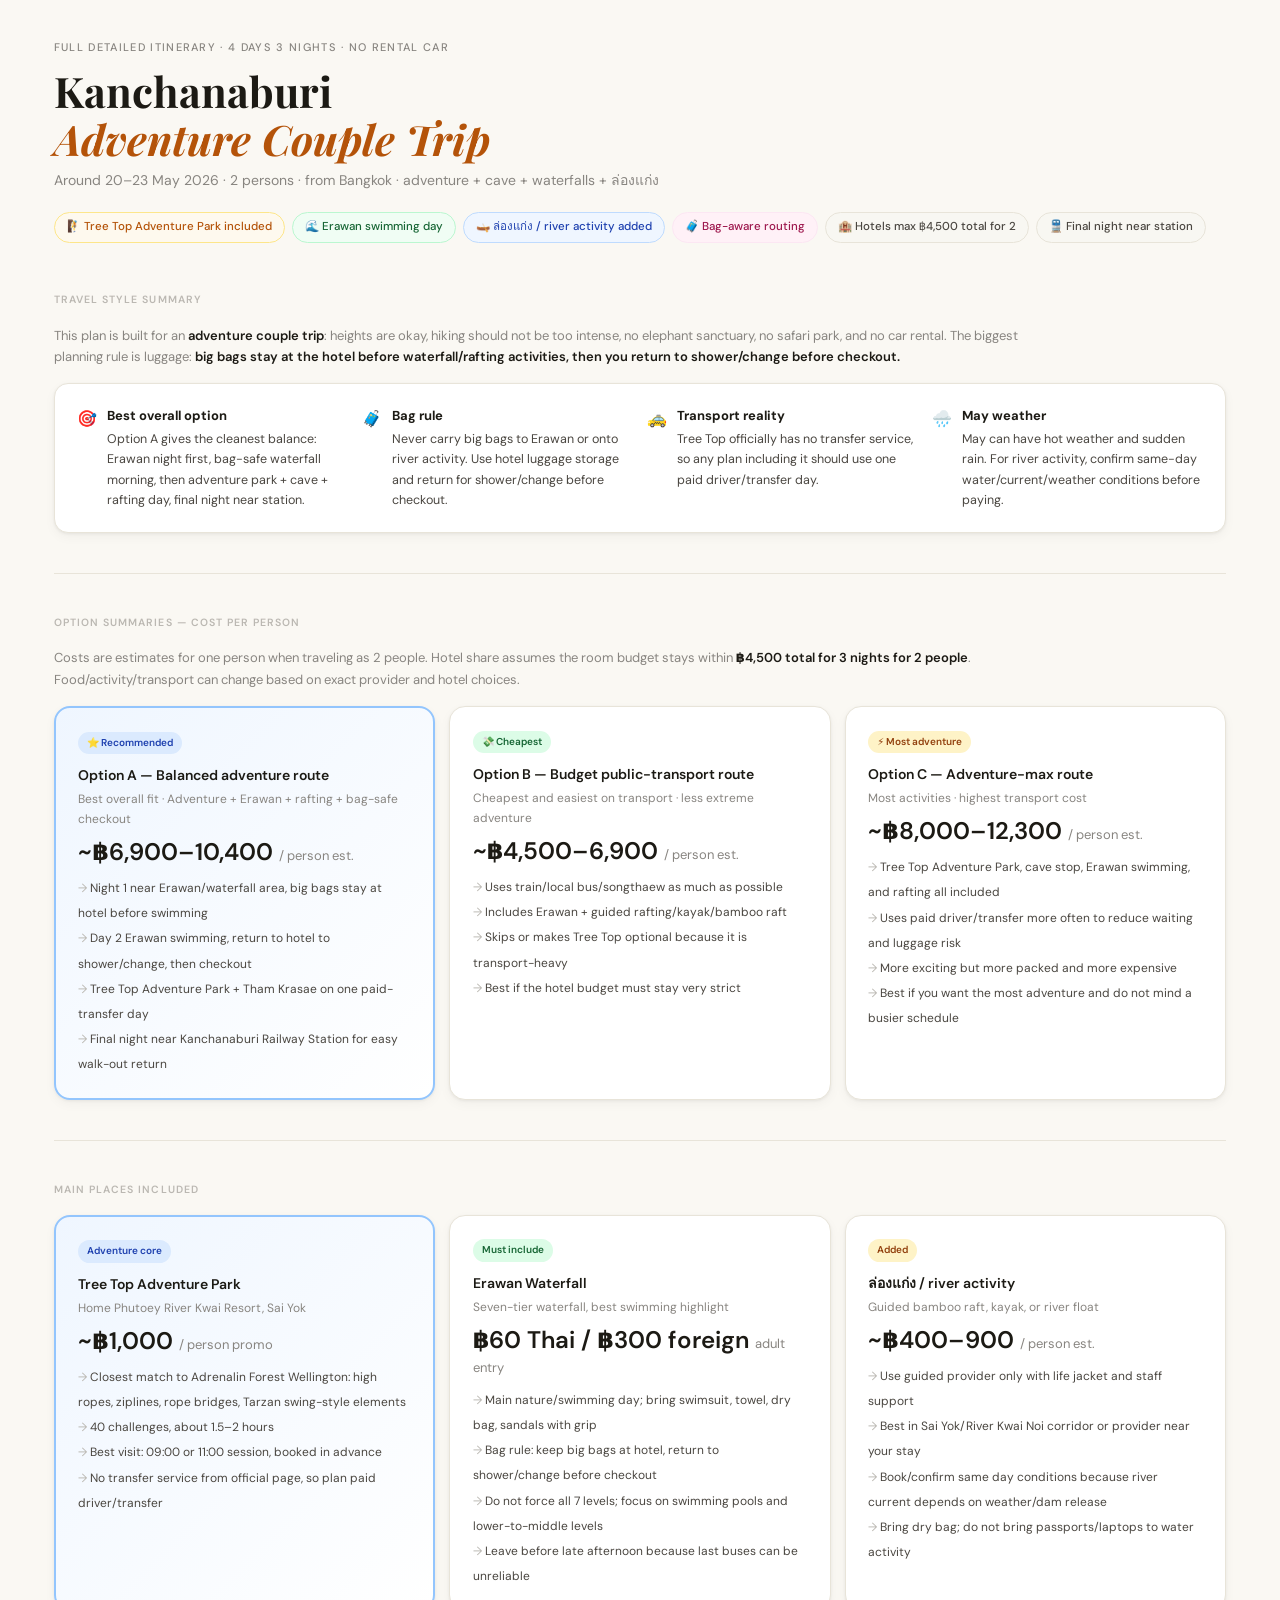
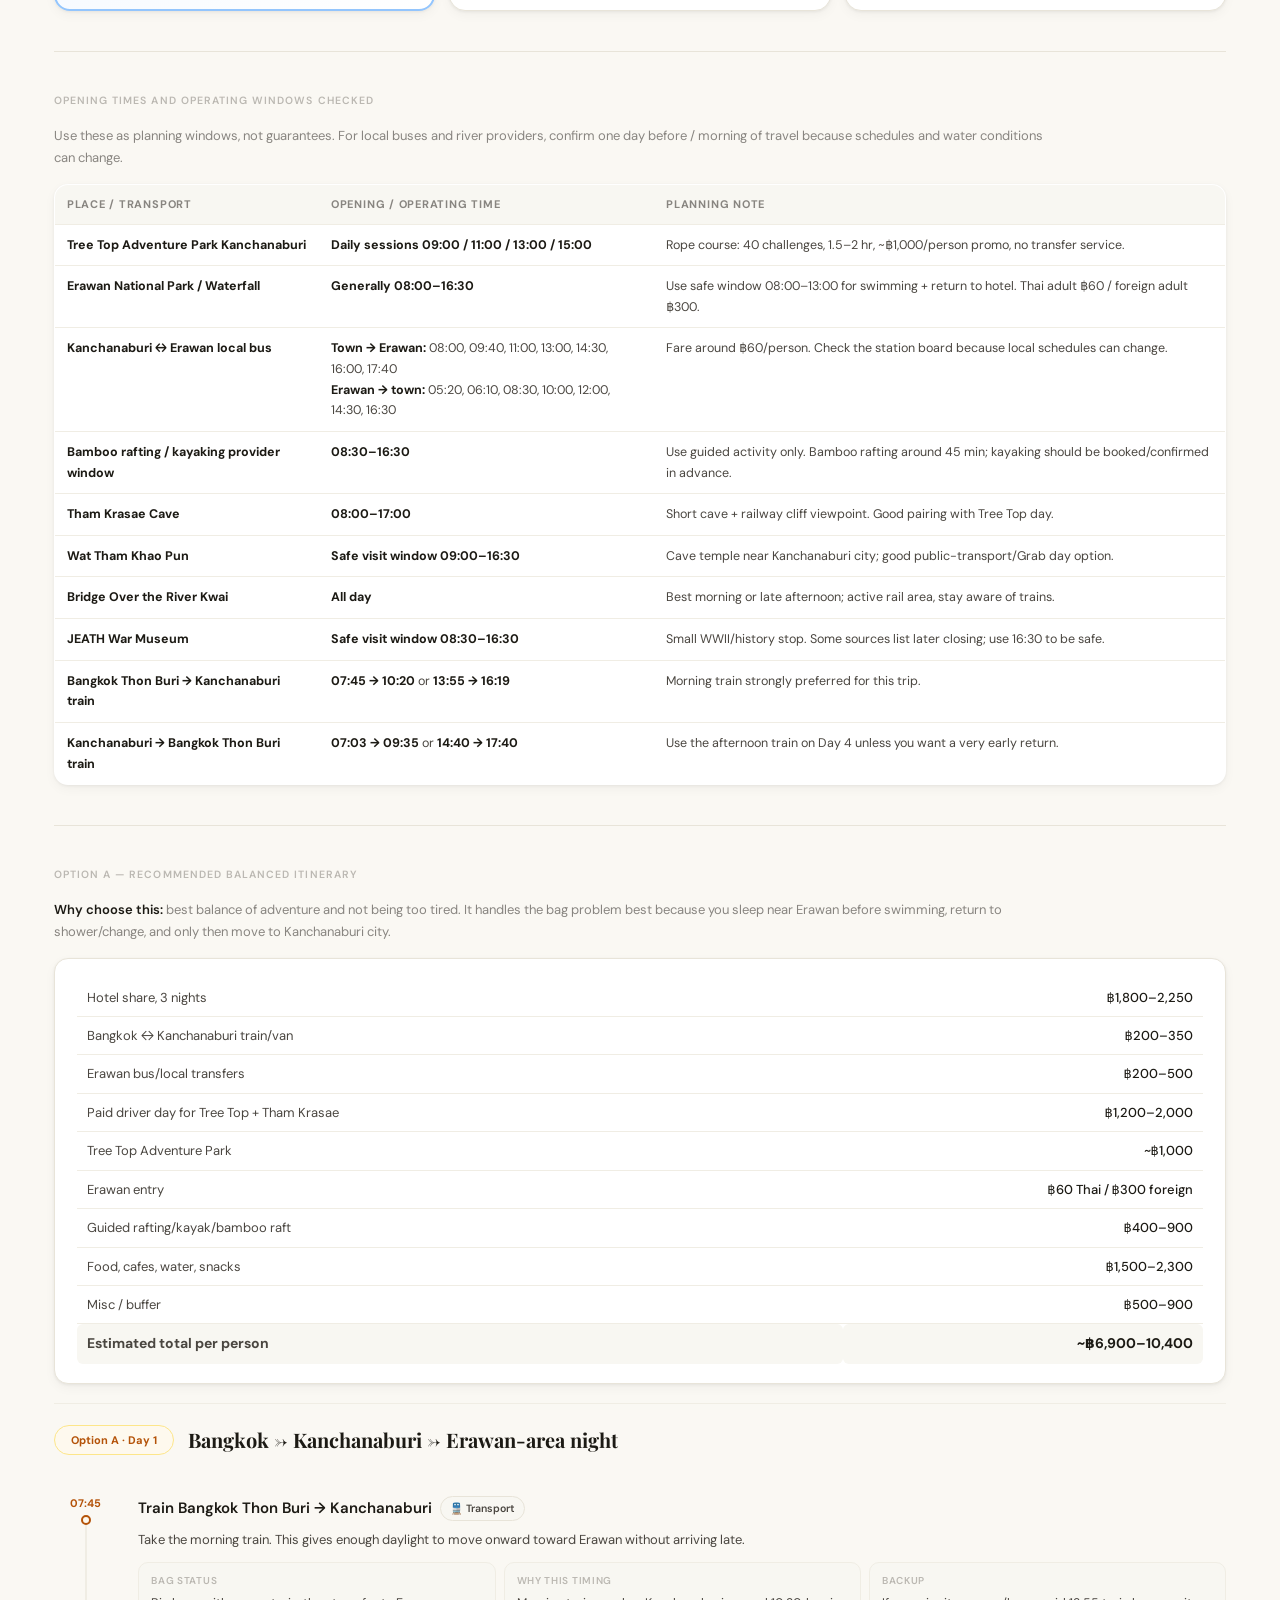
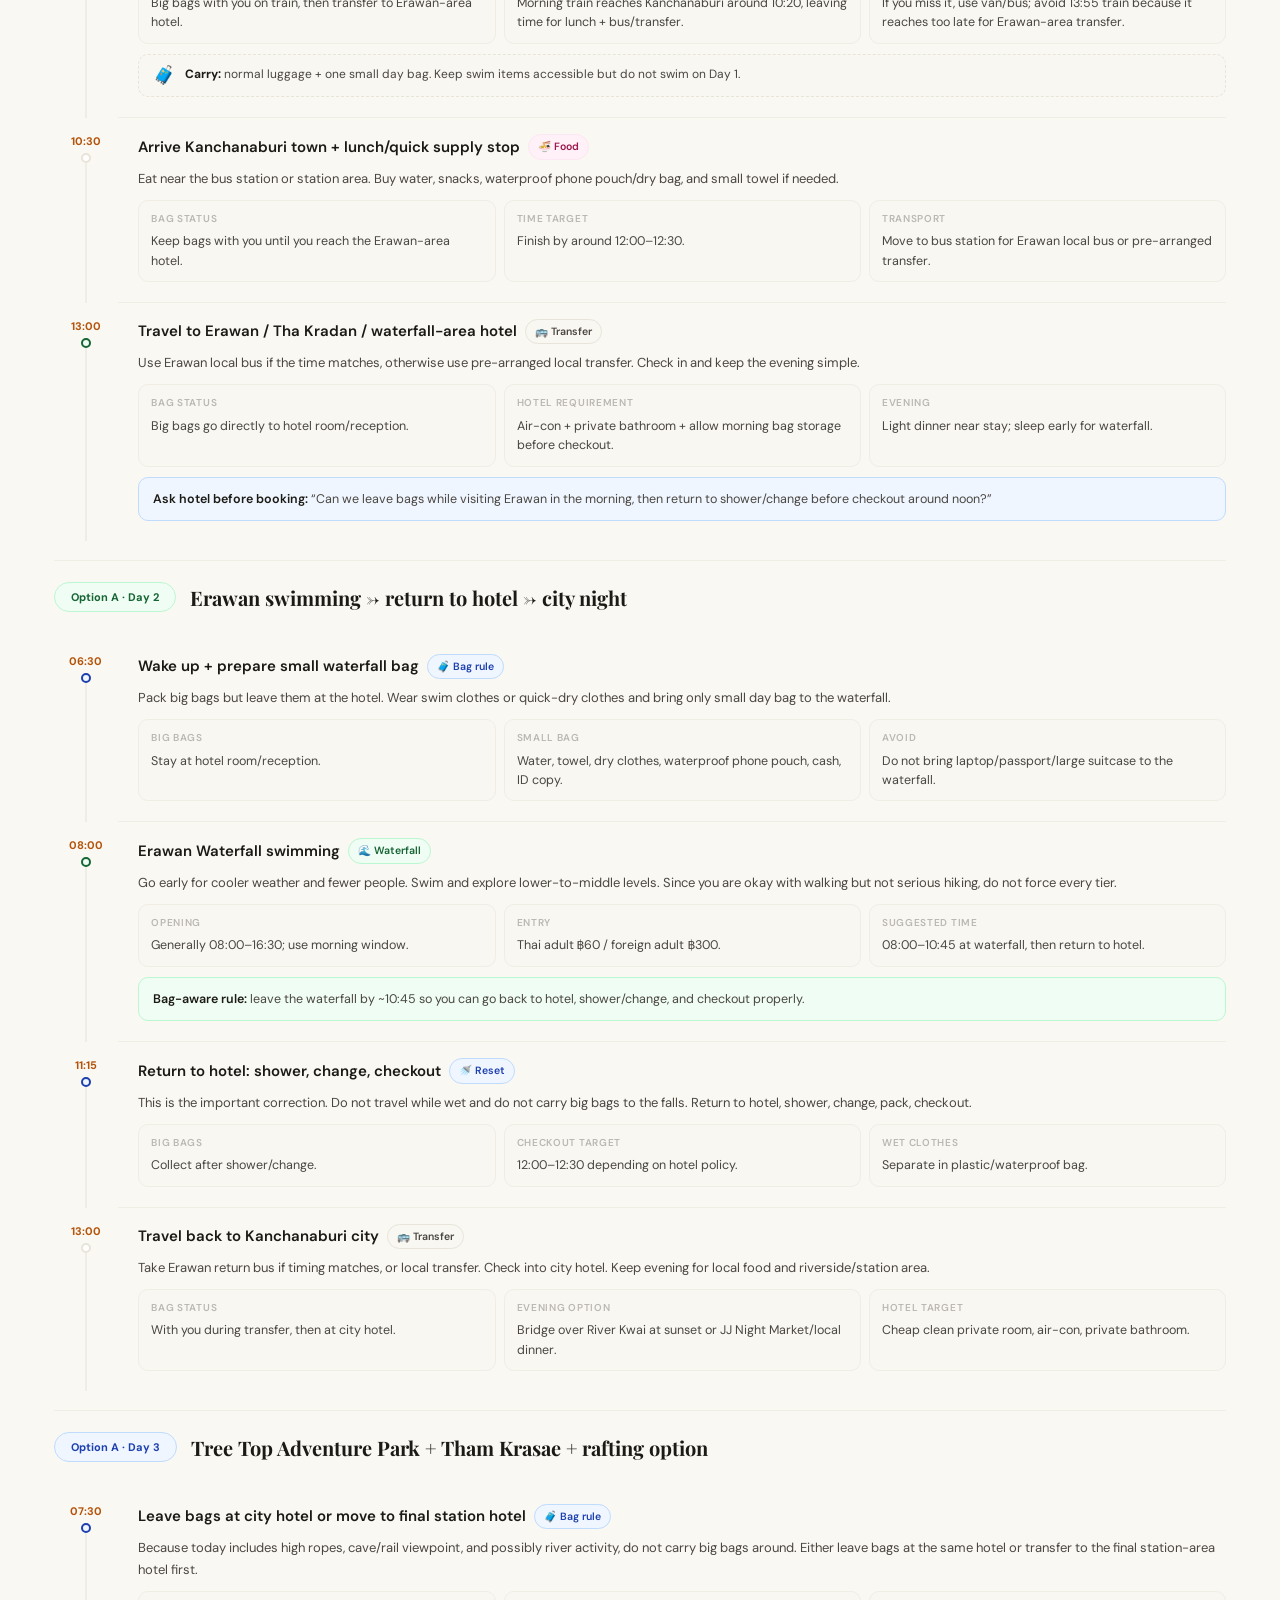
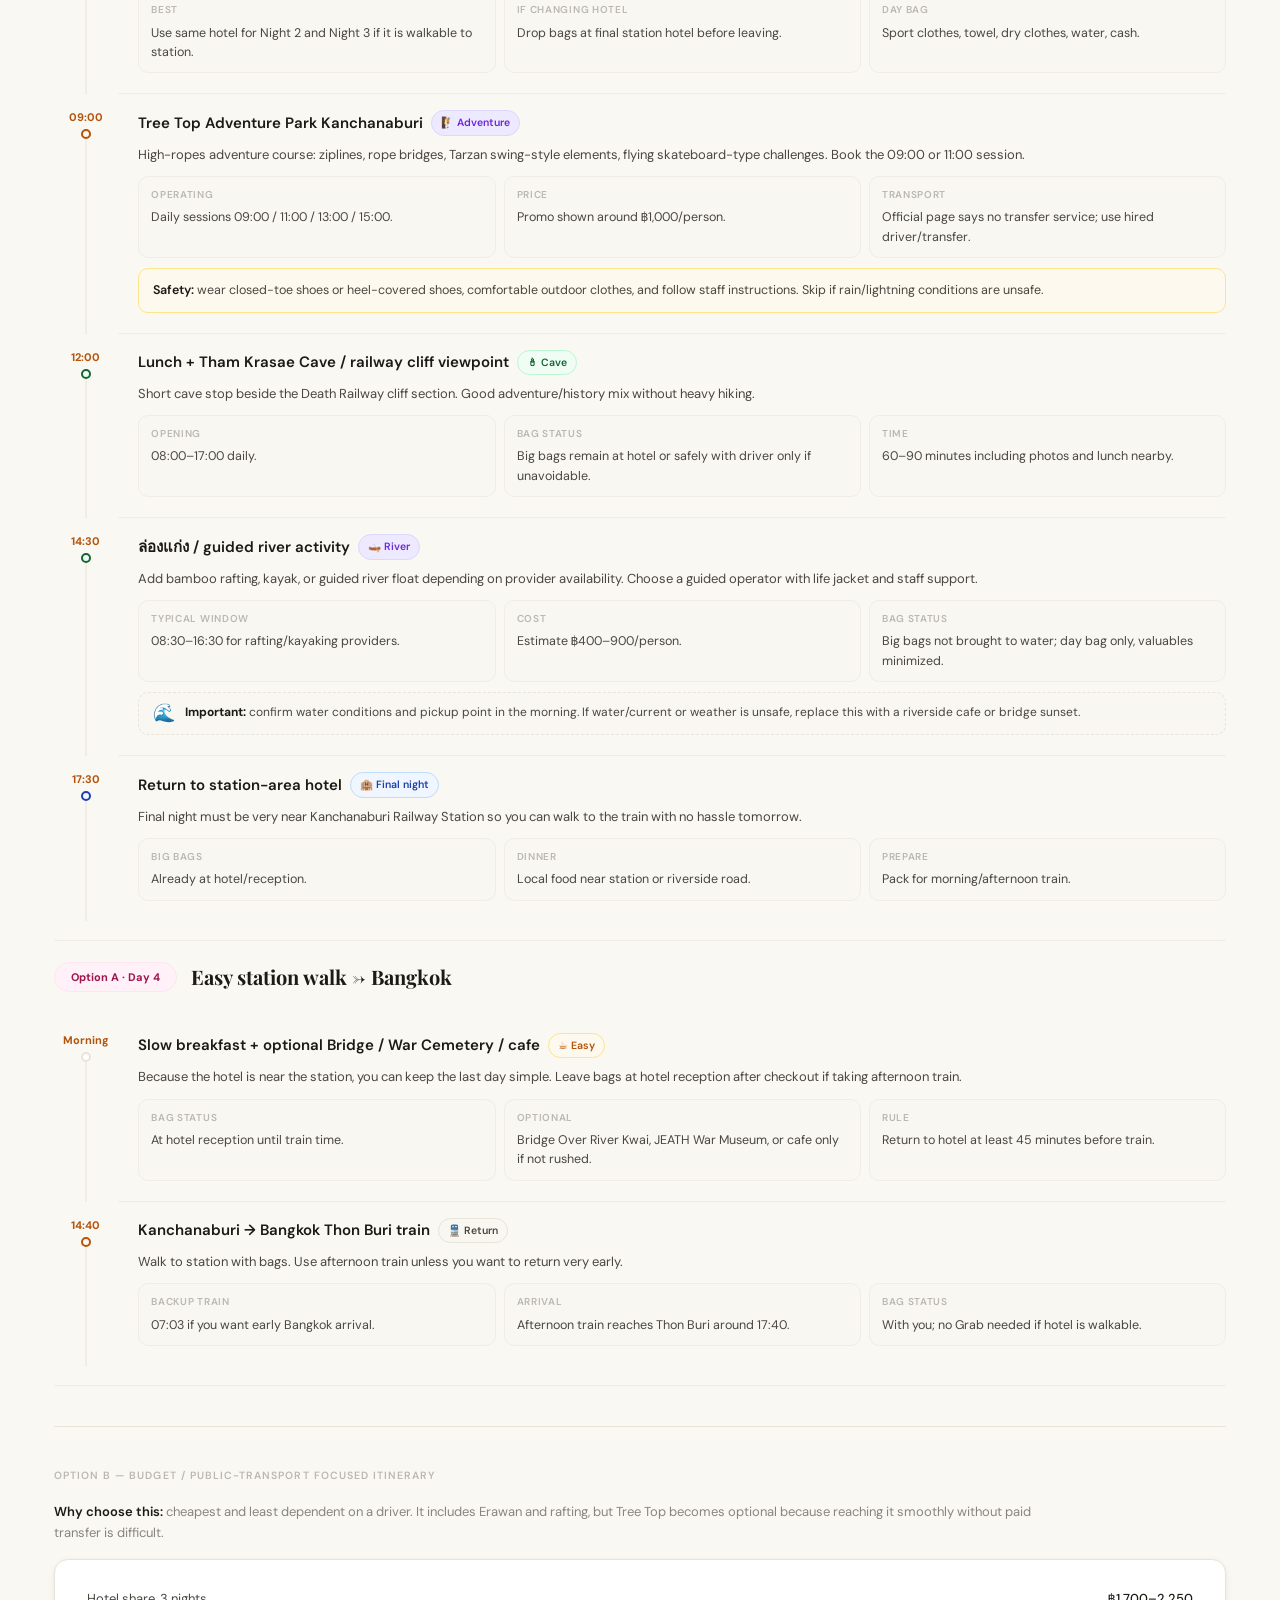
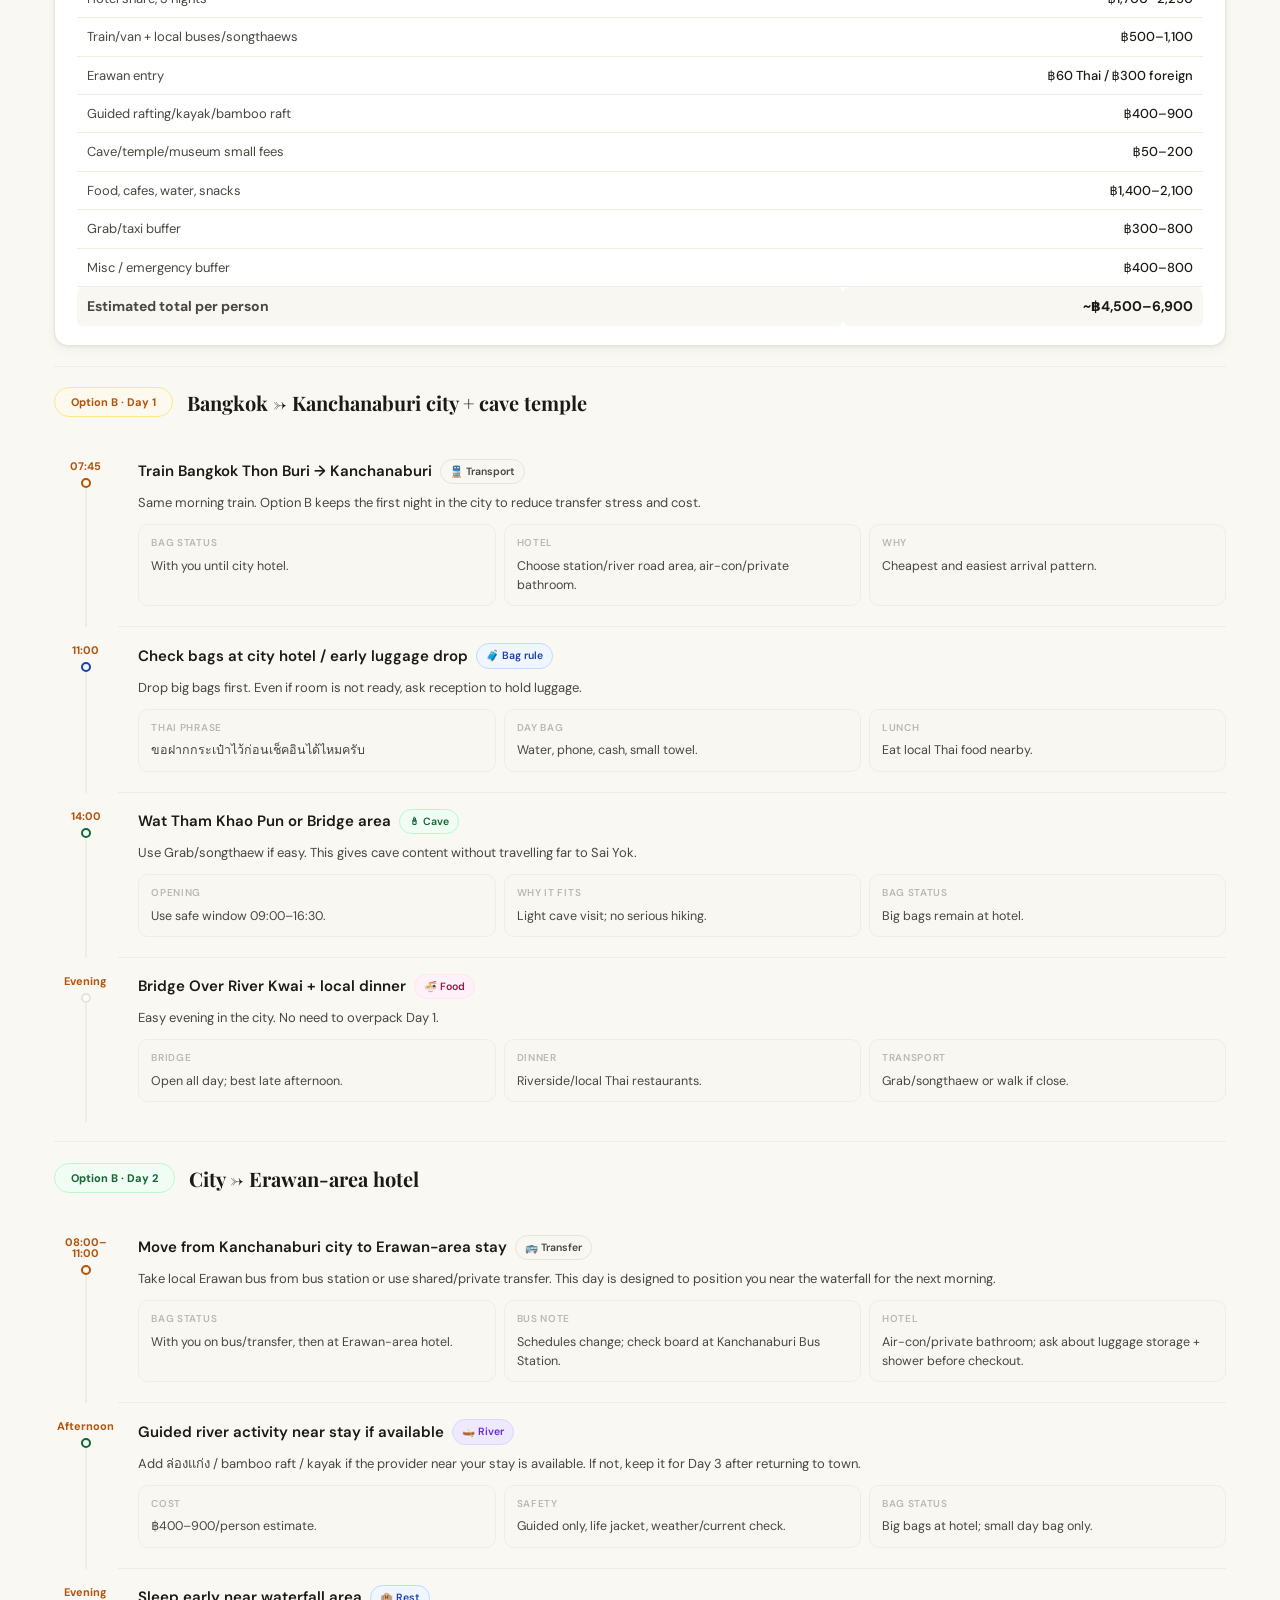
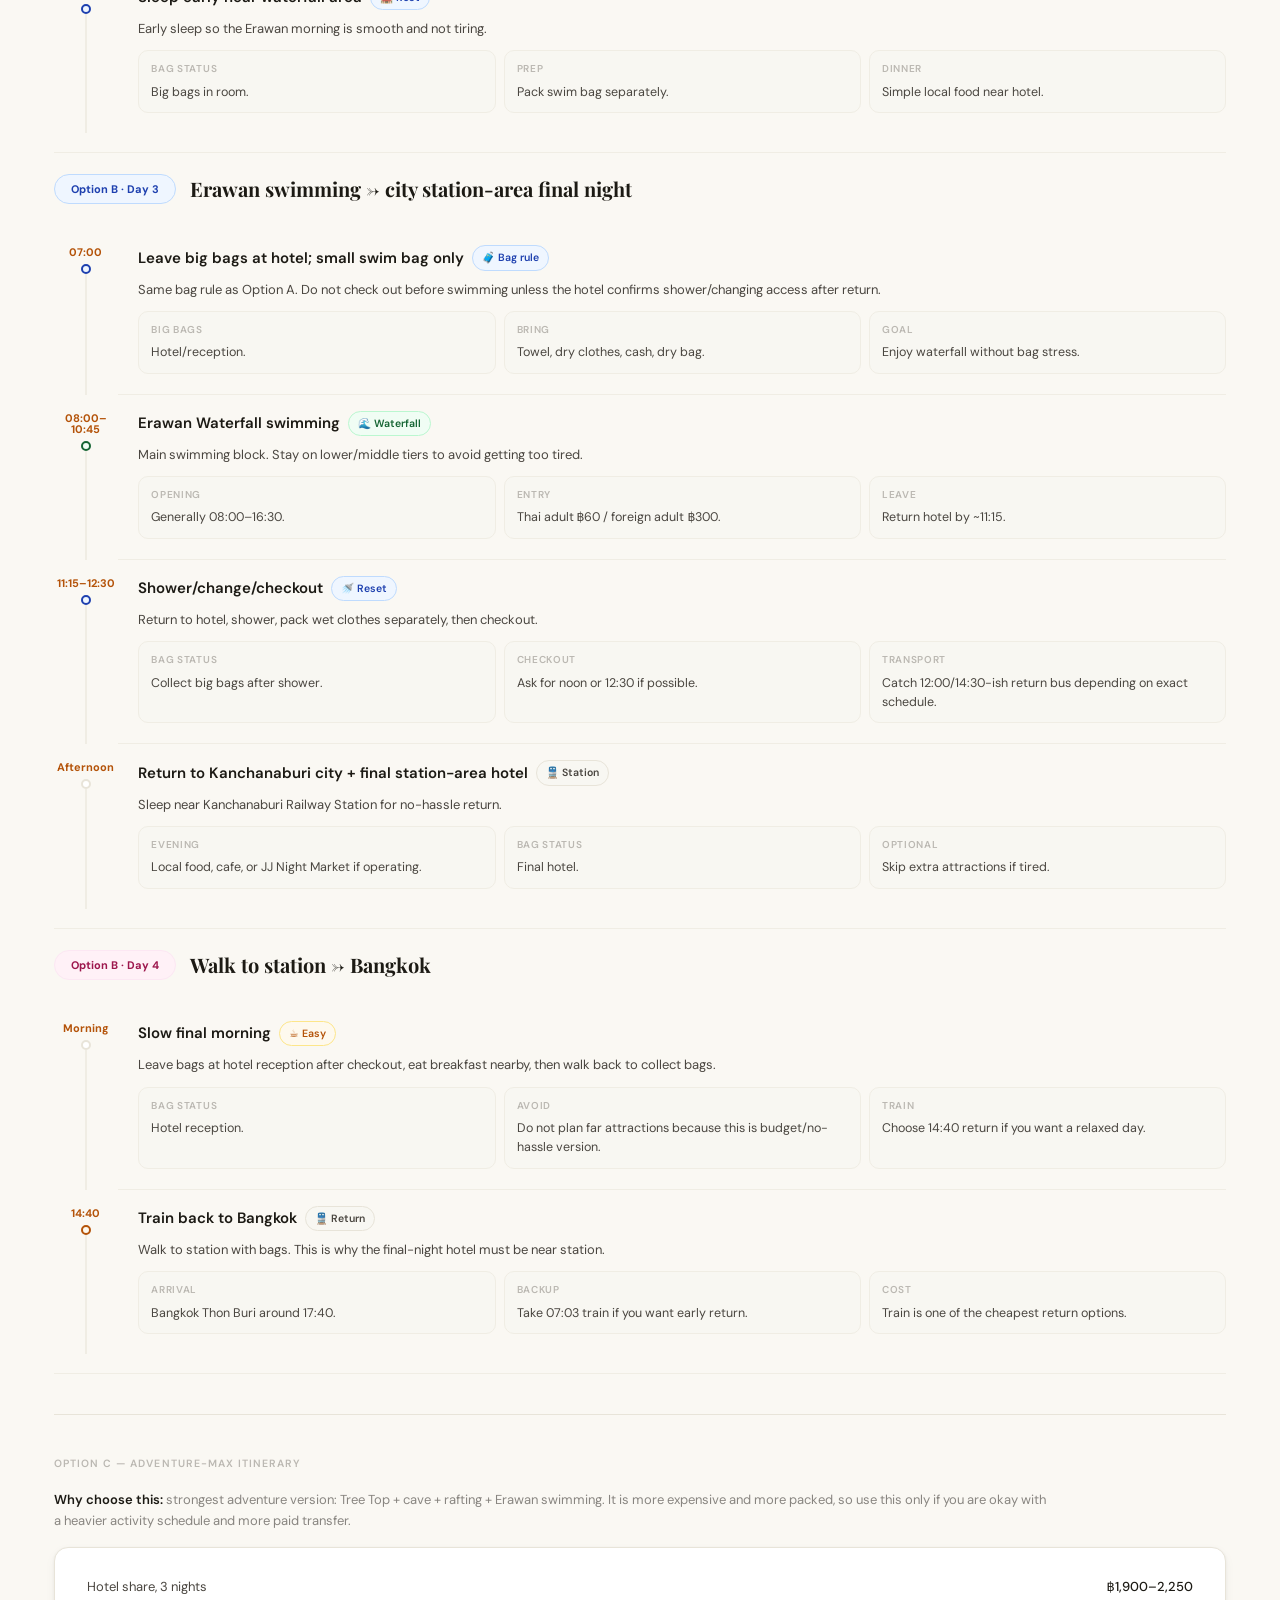
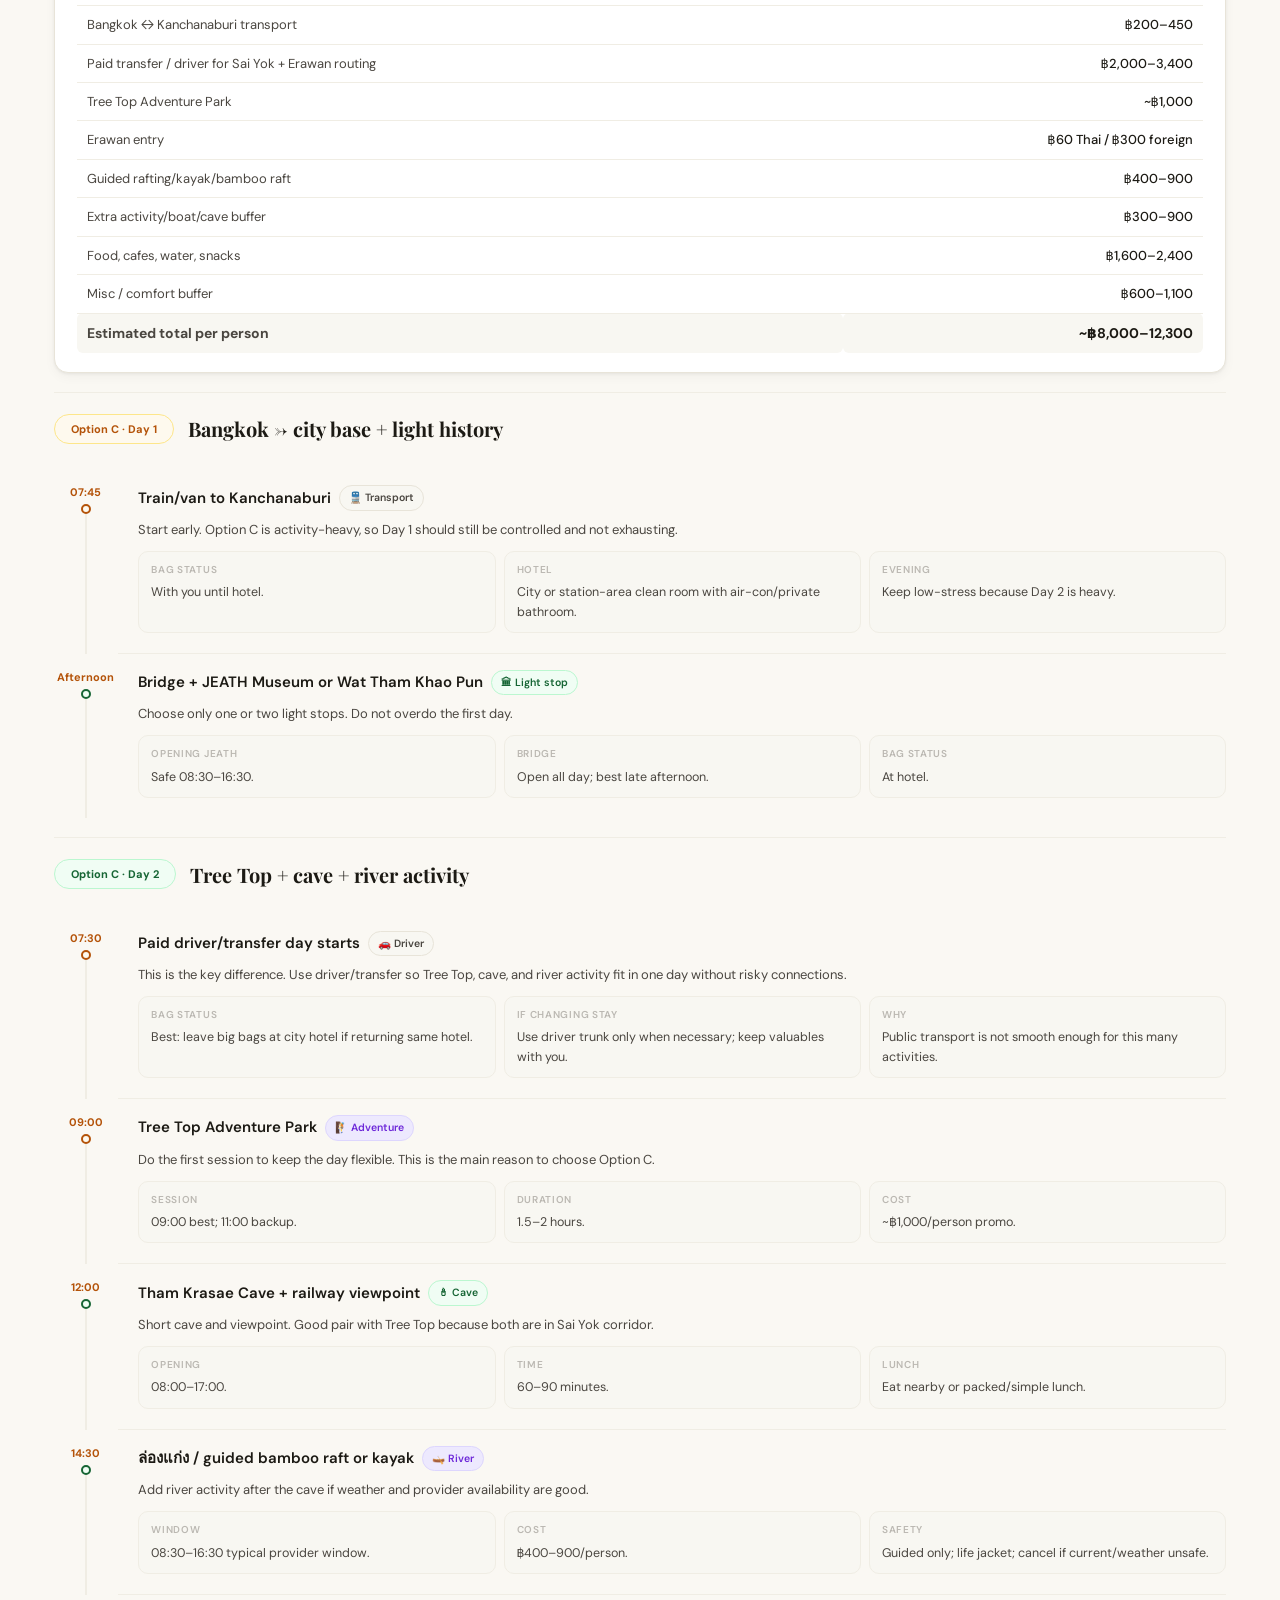
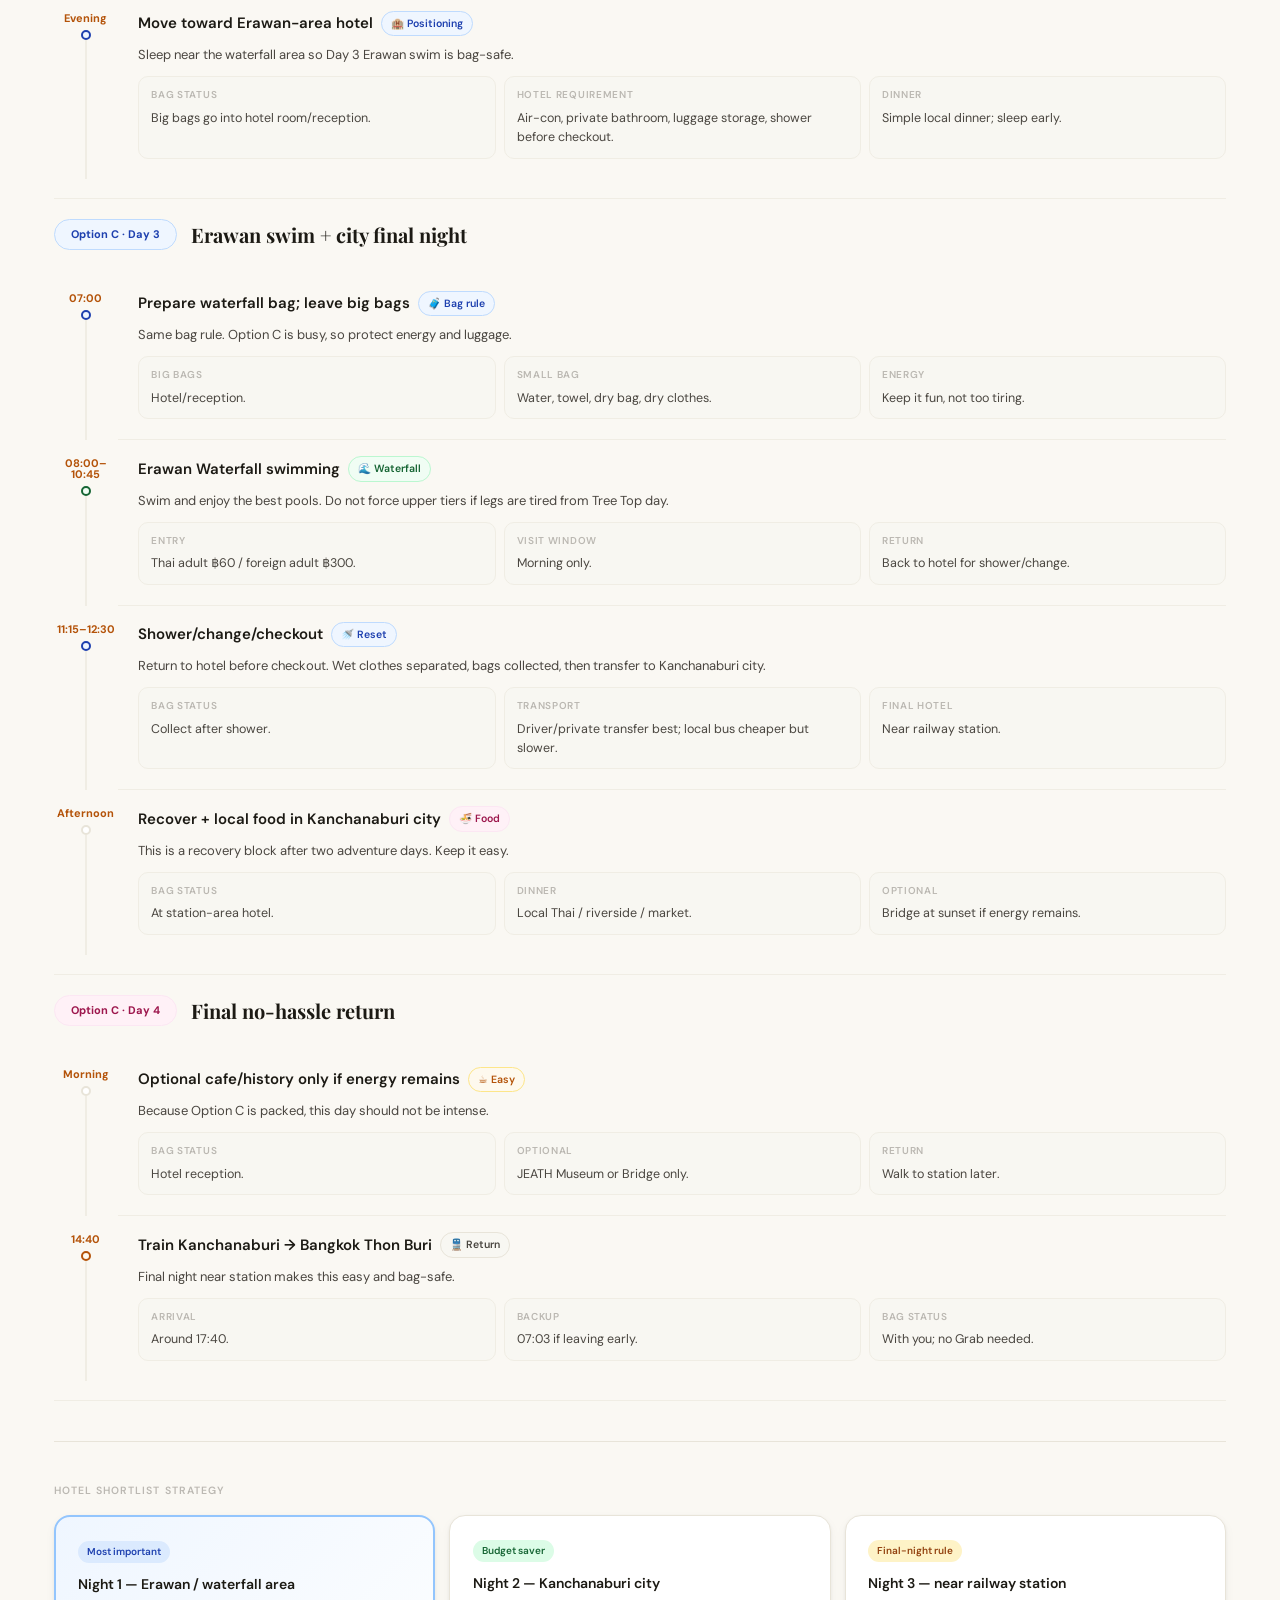
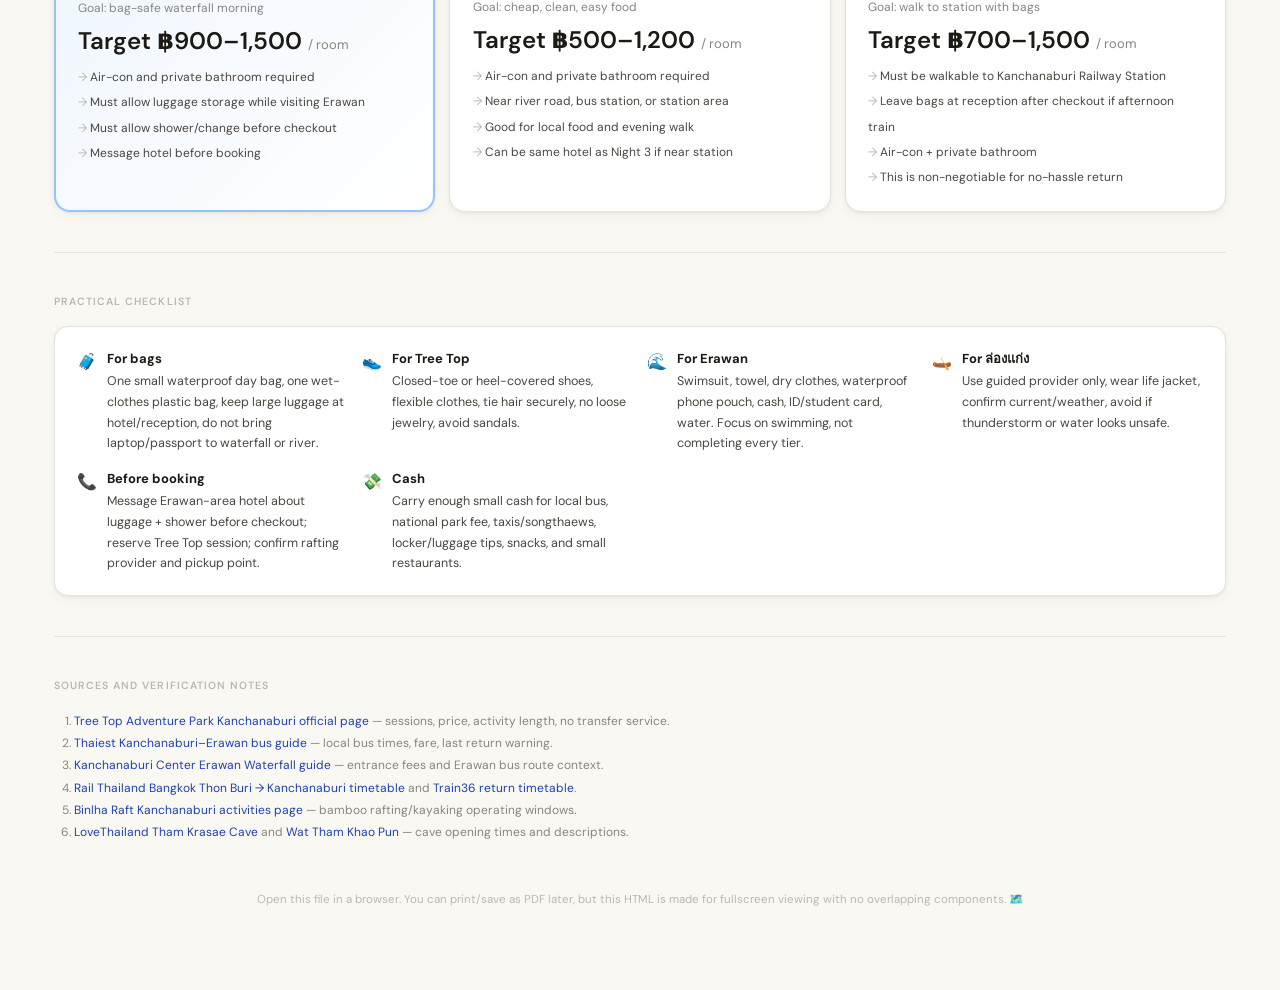
<file: index.html>
<!DOCTYPE html>
<html lang="en">
<head>
<meta charset="utf-8"/>
<meta name="viewport" content="width=device-width, initial-scale=1.0"/>
<title>Kanchanaburi 4D3N Adventure Couple Itinerary</title>
<link href="https://fonts.googleapis.com/css2?family=Playfair+Display:ital,wght@0,400;0,600;1,400&family=DM+Sans:wght@300;400;500;600&display=swap" rel="stylesheet"/>
<style>
*{box-sizing:border-box;margin:0;padding:0;}
:root{
  --cream:#faf8f3;--warm-white:#fff;--ink:#1c1a14;--ink-light:#4a4640;--ink-muted:#888580;--ink-faint:#bbb8b2;
  --amber:#b45309;--amber-bg:#fef9ee;--amber-border:#fde68a;--green:#166534;--green-bg:#f0fdf4;--green-border:#bbf7d0;
  --blue:#1e40af;--blue-bg:#eff6ff;--blue-border:#bfdbfe;--rose:#9d174d;--rose-bg:#fff1f7;--rose-border:#fce7f3;
  --slate-bg:#f8f7f2;--border:#e8e4d9;--border-light:#f0ede4;--shadow:0 1px 3px rgba(0,0,0,0.06),0 4px 12px rgba(0,0,0,0.04);
}
html,body{width:100%;min-height:100%;overflow-x:hidden;} body{font-family:'DM Sans',system-ui,sans-serif;background:var(--cream);color:var(--ink);line-height:1.65;font-size:15px;-webkit-text-size-adjust:100%;text-rendering:optimizeLegibility;} a{color:var(--blue);text-decoration:none;}
.page{width:min(calc(100% - clamp(24px,4vw,72px)),1320px);max-width:none;margin-inline:auto;padding:clamp(1.25rem,3vw,3rem) clamp(1rem,2.2vw,2rem) 5rem;}
.cover{margin-bottom:3rem}.cover-eyebrow{font-size:11px;letter-spacing:.12em;text-transform:uppercase;color:var(--ink-muted);margin-bottom:10px;font-weight:500}.cover-title{font-family:'Playfair Display',Georgia,serif;font-size:42px;line-height:1.15;color:var(--ink);margin-bottom:6px}.cover-title em{font-style:italic;color:var(--amber)}.cover-sub{font-size:14px;color:var(--ink-muted);margin-bottom:20px;font-weight:400}.pill-row{display:flex;flex-wrap:wrap;gap:7px;margin-bottom:24px}.pill{display:inline-flex;align-items:center;max-width:100%;white-space:normal;font-size:11.5px;padding:5px 12px;border-radius:100px;font-weight:500;border:1px solid}.p-amber{background:var(--amber-bg);color:var(--amber);border-color:var(--amber-border)}.p-blue{background:var(--blue-bg);color:var(--blue);border-color:var(--blue-border)}.p-green{background:var(--green-bg);color:var(--green);border-color:var(--green-border)}.p-rose{background:var(--rose-bg);color:var(--rose);border-color:var(--rose-border)}.p-neutral{background:var(--slate-bg);color:var(--ink-light);border-color:var(--border)}
.divider{border:none;border-top:1px solid var(--border);margin:2.5rem 0}.divider-sm{border:none;border-top:1px solid var(--border-light);margin:1.2rem 0}.sec-label{font-size:10.5px;letter-spacing:.1em;text-transform:uppercase;color:var(--ink-faint);font-weight:600;margin-bottom:16px}.subcopy{font-size:13px;color:var(--ink-muted);margin-bottom:16px;max-width:1000px}.strong{color:var(--ink);font-weight:600}
.hotel-grid{display:grid;grid-template-columns:repeat(3,minmax(0,1fr));gap:14px;margin-bottom:10px;align-items:stretch}.hotel-card{background:var(--warm-white);border:1px solid var(--border);border-radius:16px;padding:1.3rem 1.4rem;box-shadow:var(--shadow);min-width:0;overflow:hidden}.hotel-card.featured{border:2px solid #93c5fd;background:linear-gradient(135deg,#eff6ff 0%,#fff 100%)}.hc-badge{display:inline-block;font-size:10px;font-weight:600;padding:3px 9px;border-radius:100px;margin-bottom:10px}.hc-badge.pick{background:#dbeafe;color:#1e40af}.hc-badge.top{background:#dcfce7;color:#166534}.hc-badge.warn{background:#fef3c7;color:#92400e}.hc-spacer{height:25px}.hc-name{font-size:14px;font-weight:600;color:var(--ink);margin-bottom:3px}.hc-rating{font-size:12px;color:var(--ink-muted);margin-bottom:10px}.hc-price{font-size:24px;font-weight:600;color:var(--ink);margin-bottom:12px;line-height:1}.hc-price span{font-size:13px;font-weight:400;color:var(--ink-muted)}.hc-list{font-size:12px;color:var(--ink-light);padding-left:0;list-style:none;line-height:2.1}.hc-list li::before{content:'→ ';color:var(--ink-faint)}.hotel-note{font-size:11.5px;color:var(--ink-muted);margin-top:8px;font-style:italic}
.day-header{display:flex;align-items:center;gap:14px;margin-bottom:24px}.day-tag{font-size:11px;font-weight:700;padding:5px 16px;border-radius:100px;white-space:nowrap;border:1px solid}.d1{background:var(--amber-bg);color:var(--amber);border-color:var(--amber-border)}.d2{background:var(--green-bg);color:var(--green);border-color:var(--green-border)}.d3{background:var(--blue-bg);color:var(--blue);border-color:var(--blue-border)}.d4{background:var(--rose-bg);color:var(--rose);border-color:var(--rose-border)}.day-heading{font-family:'Playfair Display',serif;font-size:20px;color:var(--ink)}
.tl{position:relative;padding-left:0;margin-bottom:0}.tl-item{display:grid;grid-template-columns:clamp(58px,5vw,74px) minmax(0,1fr);align-items:stretch}.tl-item:not(:last-child) .tl-body{border-bottom:1px solid var(--border-light)}.tl-left{position:relative;grid-column:1;width:auto;height:100%;display:flex;flex-direction:column;align-items:center;padding-top:18px}.tl-time{font-size:11px;font-weight:700;line-height:1;margin-bottom:6px;text-align:center;color:var(--amber)}.tl-dot{width:10px;height:10px;border-radius:50%;border:2px solid var(--border);background:var(--warm-white);flex-shrink:0}.tl-dot.amber{background:var(--amber-bg);border-color:var(--amber)}.tl-dot.blue{background:var(--blue-bg);border-color:var(--blue)}.tl-dot.green{background:var(--green-bg);border-color:var(--green)}.tl-line{width:1.5px;background:var(--border-light);flex:1;min-height:20px}.tl-body{grid-column:2;min-width:0;padding:16px 0 20px clamp(14px,1.6vw,22px)}.tl-top{display:flex;flex-wrap:wrap;align-items:center;gap:8px;margin-bottom:8px;min-width:0}.tl-title{font-size:15px;font-weight:600;color:var(--ink);flex:0 1 auto;max-width:100%;overflow-wrap:anywhere}.tl-cat{font-size:10.5px;font-weight:600;padding:3px 9px;border-radius:100px;border:1px solid;flex:0 0 auto}.cat-cafe{background:var(--amber-bg);color:var(--amber);border-color:var(--amber-border)}.cat-nature{background:var(--green-bg);color:var(--green);border-color:var(--green-border)}.cat-hotel{background:var(--blue-bg);color:var(--blue);border-color:var(--blue-border)}.cat-rest{background:var(--rose-bg);color:var(--rose);border-color:var(--rose-border)}.cat-drive{background:var(--slate-bg);color:var(--ink-light);border-color:var(--border)}.cat-adventure{background:#ede9fe;color:#6d28d9;border-color:#ddd6fe}.tl-desc{font-size:13px;color:var(--ink-light);line-height:1.7;margin-bottom:10px;overflow-wrap:anywhere}
.detail-grid{display:grid;grid-template-columns:repeat(auto-fit,minmax(min(230px,100%),1fr));gap:8px;margin-top:10px}.detail-card{background:var(--slate-bg);border-radius:10px;padding:10px 12px;border:1px solid var(--border-light);min-width:0;max-width:100%}.dc-label{font-size:10px;font-weight:600;text-transform:uppercase;letter-spacing:.07em;color:var(--ink-faint);margin-bottom:5px}.dc-val{font-size:12.5px;color:var(--ink-light);line-height:1.55;overflow-wrap:anywhere}.dc-val strong{color:var(--ink);font-weight:600}
.drive-card{background:var(--slate-bg);border-radius:10px;padding:10px 14px;margin-top:10px;display:flex;align-items:flex-start;gap:10px;border:1px dashed var(--border);min-width:0}.drive-icon{font-size:18px;flex-shrink:0;line-height:1.2}.drive-text{font-size:12px;color:var(--ink-light);line-height:1.6;overflow-wrap:anywhere}.drive-text strong{color:var(--ink)}.alert{border-radius:10px;padding:11px 14px;margin-top:10px;font-size:12.5px;line-height:1.65}.alert-amber{background:var(--amber-bg);border:1px solid var(--amber-border);color:var(--ink-light)}.alert-blue{background:var(--blue-bg);border:1px solid var(--blue-border);color:var(--ink-light)}.alert-green{background:var(--green-bg);border:1px solid var(--green-border);color:var(--ink-light)}.alert strong{font-weight:600;color:var(--ink)}
.cost-box{background:var(--warm-white);border:1px solid var(--border);border-radius:14px;padding:1.2rem 1.4rem;box-shadow:var(--shadow);min-width:0}.cost-table{width:100%;border-collapse:collapse;font-size:13px;table-layout:fixed}.cost-table td{padding:8px 10px;border-bottom:1px solid var(--border-light);overflow-wrap:anywhere}.cost-table tr:last-child td{border-bottom:none;font-weight:600;font-size:14px}.cost-table .label{color:var(--ink-light);width:68%}.cost-table .val{text-align:right;color:var(--ink);font-weight:500;width:32%;white-space:normal}.cost-total-row td{background:var(--slate-bg);border-radius:6px}.notes-box{background:var(--warm-white);border:1px solid var(--border);border-radius:14px;padding:1.3rem 1.4rem;box-shadow:var(--shadow)}.notes-grid{display:grid;grid-template-columns:repeat(auto-fit,minmax(min(270px,100%),1fr));gap:14px}.note-item{display:flex;gap:10px;align-items:flex-start}.note-icon{font-size:16px;flex-shrink:0;margin-top:1px}.note-text{font-size:12.5px;color:var(--ink-light);line-height:1.65;overflow-wrap:anywhere}.note-text strong{color:var(--ink);display:block;margin-bottom:2px;font-size:13px}.source-list{font-size:12px;color:var(--ink-muted);line-height:1.85}.source-list li{margin-left:20px}.print-hint{text-align:center;font-size:11.5px;color:var(--ink-faint);margin-top:3rem}.mini-table{width:100%;border-collapse:collapse;font-size:12.5px;background:var(--warm-white);border-radius:14px;overflow:hidden;box-shadow:var(--shadow);border:1px solid var(--border)}.mini-table th,.mini-table td{padding:10px 12px;border-bottom:1px solid var(--border-light);vertical-align:top;text-align:left}.mini-table th{background:var(--slate-bg);font-size:11px;text-transform:uppercase;letter-spacing:.07em;color:var(--ink-muted)}.mini-table tr:last-child td{border-bottom:none}.mini-table td{color:var(--ink-light)}.mini-table strong{color:var(--ink)}
@media(max-width:1100px){.hotel-grid{grid-template-columns:repeat(2,minmax(0,1fr))}}
@media(max-width:760px){body{font-size:14px;line-height:1.6}.page{width:100%;padding:1.1rem .9rem 3.5rem}.cover{margin-bottom:2.2rem}.cover-title{font-size:clamp(30px,10vw,42px);line-height:1.12}.hotel-grid{grid-template-columns:1fr}.hc-spacer{display:none}.hotel-card,.cost-box,.notes-box{padding:1.05rem;border-radius:14px}.day-header{flex-direction:column;align-items:flex-start;gap:8px;margin-bottom:14px}.day-heading{font-size:19px;line-height:1.28}.tl{padding-left:0}.tl-item{display:block;position:relative;padding-left:18px;margin-left:5px;border-left:2px solid var(--border-light)}.tl-item:last-child{border-left-color:transparent}.tl-left{position:relative;left:auto;top:auto;width:100%;display:flex;flex-direction:row;align-items:center;gap:8px;padding-top:14px}.tl-time{margin-bottom:0;min-width:42px;text-align:left}.tl-dot{width:10px;height:10px;margin-left:-31px;box-shadow:0 0 0 4px var(--cream)}.tl-line{display:none}.tl-body{padding:4px 0 18px 0}.tl-top{align-items:flex-start;gap:7px}.tl-title{flex:1 1 100%}.detail-grid,.notes-grid{grid-template-columns:1fr}.drive-card{padding:10px 12px}.cost-table,.cost-table tbody,.cost-table tr,.cost-table td{display:block;width:100%}.cost-table tr{padding:8px 0;border-bottom:1px solid var(--border-light)}.cost-table tr:last-child{border-bottom:none}.cost-table td{border-bottom:none;padding:2px 0}.cost-table .val{text-align:left;font-weight:700;margin-top:2px}.mini-table{display:block;overflow-x:auto;white-space:normal}.print-hint{margin-top:2rem}}
@media(max-width:420px){.page{padding-inline:.75rem}.pill{width:100%;justify-content:flex-start}.tl-item{padding-left:15px}.tl-dot{margin-left:-28px}.tl-time{min-width:39px}.tl-desc,.dc-val,.drive-text,.alert,.note-text{font-size:12.2px}}
@media print{html,body{overflow:visible}.page{width:100%;max-width:none;padding:0}.hotel-grid{grid-template-columns:repeat(3,minmax(0,1fr))}}
</style>
</head>
<body>
<div class="page">
  <div class="cover">
    <p class="cover-eyebrow">Full detailed itinerary · 4 days 3 nights · no rental car</p>
    <h1 class="cover-title">Kanchanaburi<br/><em>Adventure Couple Trip</em></h1>
    <p class="cover-sub">Around 20–23 May 2026 · 2 persons · from Bangkok · adventure + cave + waterfalls + ล่องแก่ง</p>
    <div class="pill-row">
      <span class="pill p-amber">🧗 Tree Top Adventure Park included</span>
      <span class="pill p-green">🌊 Erawan swimming day</span>
      <span class="pill p-blue">🛶 ล่องแก่ง / river activity added</span>
      <span class="pill p-rose">🧳 Bag-aware routing</span>
      <span class="pill p-neutral">🏨 Hotels max ฿4,500 total for 2</span>
      <span class="pill p-neutral">🚆 Final night near station</span>
    </div>
  </div>

  <p class="sec-label">Travel style summary</p>
  <p class="subcopy">This plan is built for an <strong class="strong">adventure couple trip</strong>: heights are okay, hiking should not be too intense, no elephant sanctuary, no safari park, and no car rental. The biggest planning rule is luggage: <strong class="strong">big bags stay at the hotel before waterfall/rafting activities, then you return to shower/change before checkout.</strong></p>
  <div class="notes-box">
    <div class="notes-grid">
      <div class="note-item"><span class="note-icon">🎯</span><div class="note-text"><strong>Best overall option</strong>Option A gives the cleanest balance: Erawan night first, bag-safe waterfall morning, then adventure park + cave + rafting day, final night near station.</div></div>
      <div class="note-item"><span class="note-icon">🧳</span><div class="note-text"><strong>Bag rule</strong>Never carry big bags to Erawan or onto river activity. Use hotel luggage storage and return for shower/change before checkout.</div></div>
      <div class="note-item"><span class="note-icon">🚕</span><div class="note-text"><strong>Transport reality</strong>Tree Top officially has no transfer service, so any plan including it should use one paid driver/transfer day.</div></div>
      <div class="note-item"><span class="note-icon">🌧️</span><div class="note-text"><strong>May weather</strong>May can have hot weather and sudden rain. For river activity, confirm same-day water/current/weather conditions before paying.</div></div>
    </div>
  </div>

  <div class="divider"></div>
  <p class="sec-label">Option summaries — cost per person</p>
  <p class="subcopy">Costs are estimates for one person when traveling as 2 people. Hotel share assumes the room budget stays within <strong class="strong">฿4,500 total for 3 nights for 2 people</strong>. Food/activity/transport can change based on exact provider and hotel choices.</p>
  <div class="hotel-grid">
    <div class="hotel-card featured">
      <span class="hc-badge pick">⭐ Recommended</span>
      <p class="hc-name">Option A — Balanced adventure route</p>
      <p class="hc-rating">Best overall fit · Adventure + Erawan + rafting + bag-safe checkout</p>
      <p class="hc-price">~฿6,900–10,400 <span>/ person est.</span></p>
      <ul class="hc-list"><li>Night 1 near Erawan/waterfall area, big bags stay at hotel before swimming</li><li>Day 2 Erawan swimming, return to hotel to shower/change, then checkout</li><li>Tree Top Adventure Park + Tham Krasae on one paid-transfer day</li><li>Final night near Kanchanaburi Railway Station for easy walk-out return</li></ul>
    </div>
    <div class="hotel-card ">
      <span class="hc-badge top">💸 Cheapest</span>
      <p class="hc-name">Option B — Budget public-transport route</p>
      <p class="hc-rating">Cheapest and easiest on transport · less extreme adventure</p>
      <p class="hc-price">~฿4,500–6,900 <span>/ person est.</span></p>
      <ul class="hc-list"><li>Uses train/local bus/songthaew as much as possible</li><li>Includes Erawan + guided rafting/kayak/bamboo raft</li><li>Skips or makes Tree Top optional because it is transport-heavy</li><li>Best if the hotel budget must stay very strict</li></ul>
    </div>
    <div class="hotel-card ">
      <span class="hc-badge warn">⚡ Most adventure</span>
      <p class="hc-name">Option C — Adventure-max route</p>
      <p class="hc-rating">Most activities · highest transport cost</p>
      <p class="hc-price">~฿8,000–12,300 <span>/ person est.</span></p>
      <ul class="hc-list"><li>Tree Top Adventure Park, cave stop, Erawan swimming, and rafting all included</li><li>Uses paid driver/transfer more often to reduce waiting and luggage risk</li><li>More exciting but more packed and more expensive</li><li>Best if you want the most adventure and do not mind a busier schedule</li></ul>
    </div></div>

  <div class="divider"></div>
  <p class="sec-label">Main places included</p>
  <div class="hotel-grid">
    <div class="hotel-card featured">
      <span class="hc-badge pick">Adventure core</span>
      <p class="hc-name">Tree Top Adventure Park</p>
      <p class="hc-rating">Home Phutoey River Kwai Resort, Sai Yok</p>
      <p class="hc-price">~฿1,000 <span>/ person promo</span></p>
      <ul class="hc-list"><li>Closest match to Adrenalin Forest Wellington: high ropes, ziplines, rope bridges, Tarzan swing-style elements</li><li>40 challenges, about 1.5–2 hours</li><li>Best visit: 09:00 or 11:00 session, booked in advance</li><li>No transfer service from official page, so plan paid driver/transfer</li></ul>
    </div>
    <div class="hotel-card ">
      <span class="hc-badge top">Must include</span>
      <p class="hc-name">Erawan Waterfall</p>
      <p class="hc-rating">Seven-tier waterfall, best swimming highlight</p>
      <p class="hc-price">฿60 Thai / ฿300 foreign <span>adult entry</span></p>
      <ul class="hc-list"><li>Main nature/swimming day; bring swimsuit, towel, dry bag, sandals with grip</li><li>Bag rule: keep big bags at hotel, return to shower/change before checkout</li><li>Do not force all 7 levels; focus on swimming pools and lower-to-middle levels</li><li>Leave before late afternoon because last buses can be unreliable</li></ul>
    </div>
    <div class="hotel-card ">
      <span class="hc-badge warn">Added</span>
      <p class="hc-name">ล่องแก่ง / river activity</p>
      <p class="hc-rating">Guided bamboo raft, kayak, or river float</p>
      <p class="hc-price">~฿400–900 <span>/ person est.</span></p>
      <ul class="hc-list"><li>Use guided provider only with life jacket and staff support</li><li>Best in Sai Yok/River Kwai Noi corridor or provider near your stay</li><li>Book/confirm same day conditions because river current depends on weather/dam release</li><li>Bring dry bag; do not bring passports/laptops to water activity</li></ul>
    </div></div>

  <div class="divider"></div>
  <p class="sec-label">Opening times and operating windows checked</p>
  <p class="subcopy">Use these as planning windows, not guarantees. For local buses and river providers, confirm one day before / morning of travel because schedules and water conditions can change.</p>
  <table class="mini-table"><thead><tr><th>Place / transport</th><th>Opening / operating time</th><th>Planning note</th></tr></thead><tbody><tr><td><strong>Tree Top Adventure Park Kanchanaburi</strong></td><td><strong>Daily sessions 09:00 / 11:00 / 13:00 / 15:00</strong></td><td>Rope course: 40 challenges, 1.5–2 hr, ~฿1,000/person promo, no transfer service.</td></tr><tr><td><strong>Erawan National Park / Waterfall</strong></td><td><strong>Generally 08:00–16:30</strong></td><td>Use safe window 08:00–13:00 for swimming + return to hotel. Thai adult ฿60 / foreign adult ฿300.</td></tr><tr><td><strong>Kanchanaburi ↔ Erawan local bus</strong></td><td><strong>Town → Erawan:</strong> 08:00, 09:40, 11:00, 13:00, 14:30, 16:00, 17:40<br><strong>Erawan → town:</strong> 05:20, 06:10, 08:30, 10:00, 12:00, 14:30, 16:30</td><td>Fare around ฿60/person. Check the station board because local schedules can change.</td></tr><tr><td><strong>Bamboo rafting / kayaking provider window</strong></td><td><strong>08:30–16:30</strong></td><td>Use guided activity only. Bamboo rafting around 45 min; kayaking should be booked/confirmed in advance.</td></tr><tr><td><strong>Tham Krasae Cave</strong></td><td><strong>08:00–17:00</strong></td><td>Short cave + railway cliff viewpoint. Good pairing with Tree Top day.</td></tr><tr><td><strong>Wat Tham Khao Pun</strong></td><td><strong>Safe visit window 09:00–16:30</strong></td><td>Cave temple near Kanchanaburi city; good public-transport/Grab day option.</td></tr><tr><td><strong>Bridge Over the River Kwai</strong></td><td><strong>All day</strong></td><td>Best morning or late afternoon; active rail area, stay aware of trains.</td></tr><tr><td><strong>JEATH War Museum</strong></td><td><strong>Safe visit window 08:30–16:30</strong></td><td>Small WWII/history stop. Some sources list later closing; use 16:30 to be safe.</td></tr><tr><td><strong>Bangkok Thon Buri → Kanchanaburi train</strong></td><td><strong>07:45 → 10:20</strong> or <strong>13:55 → 16:19</strong></td><td>Morning train strongly preferred for this trip.</td></tr><tr><td><strong>Kanchanaburi → Bangkok Thon Buri train</strong></td><td><strong>07:03 → 09:35</strong> or <strong>14:40 → 17:40</strong></td><td>Use the afternoon train on Day 4 unless you want a very early return.</td></tr></tbody></table>

  <div class="divider"></div>
  <p class="sec-label">Option A — recommended balanced itinerary</p>
  <p class="subcopy"><strong class="strong">Why choose this:</strong> best balance of adventure and not being too tired. It handles the bag problem best because you sleep near Erawan before swimming, return to shower/change, and only then move to Kanchanaburi city.</p>
  <div class="cost-box"><table class="cost-table"><tr><td class="label">Hotel share, 3 nights</td><td class="val">฿1,800–2,250</td></tr><tr><td class="label">Bangkok ↔ Kanchanaburi train/van</td><td class="val">฿200–350</td></tr><tr><td class="label">Erawan bus/local transfers</td><td class="val">฿200–500</td></tr><tr><td class="label">Paid driver day for Tree Top + Tham Krasae</td><td class="val">฿1,200–2,000</td></tr><tr><td class="label">Tree Top Adventure Park</td><td class="val">~฿1,000</td></tr><tr><td class="label">Erawan entry</td><td class="val">฿60 Thai / ฿300 foreign</td></tr><tr><td class="label">Guided rafting/kayak/bamboo raft</td><td class="val">฿400–900</td></tr><tr><td class="label">Food, cafes, water, snacks</td><td class="val">฿1,500–2,300</td></tr><tr><td class="label">Misc / buffer</td><td class="val">฿500–900</td></tr><tr class="cost-total-row"><td class="label"><strong>Estimated total per person</strong></td><td class="val"><strong>~฿6,900–10,400</strong></td></tr></table></div>
  <div class="divider-sm"></div>
  <div class="day-header"><span class="day-tag d1">Option A · Day 1</span><h2 class="day-heading">Bangkok → Kanchanaburi → Erawan-area night</h2></div><div class="tl">
    <div class="tl-item">
      <div class="tl-left">
        <span class="tl-time t1">07:45</span>
        <div class="tl-dot amber"></div>
        <div class="tl-line"></div>
      </div>
      <div class="tl-body">
        <div class="tl-top"><span class="tl-title">Train Bangkok Thon Buri → Kanchanaburi</span><span class="tl-cat cat-drive">🚆 Transport</span></div>
        <p class="tl-desc">Take the morning train. This gives enough daylight to move onward toward Erawan without arriving late.</p>
        <div class="detail-grid"><div class="detail-card"><div class="dc-label">Bag status</div><div class="dc-val">Big bags with you on train, then transfer to Erawan-area hotel.</div></div><div class="detail-card"><div class="dc-label">Why this timing</div><div class="dc-val">Morning train reaches Kanchanaburi around 10:20, leaving time for lunch + bus/transfer.</div></div><div class="detail-card"><div class="dc-label">Backup</div><div class="dc-val">If you miss it, use van/bus; avoid 13:55 train because it reaches too late for Erawan-area transfer.</div></div></div>
        <div class="drive-card"><span class="drive-icon">🧳</span><div class="drive-text"><strong>Carry:</strong> normal luggage + one small day bag. Keep swim items accessible but do not swim on Day 1.</div></div>
      </div>
    </div>
    <div class="tl-item">
      <div class="tl-left">
        <span class="tl-time t1">10:30</span>
        <div class="tl-dot"></div>
        <div class="tl-line"></div>
      </div>
      <div class="tl-body">
        <div class="tl-top"><span class="tl-title">Arrive Kanchanaburi town + lunch/quick supply stop</span><span class="tl-cat cat-rest">🍜 Food</span></div>
        <p class="tl-desc">Eat near the bus station or station area. Buy water, snacks, waterproof phone pouch/dry bag, and small towel if needed.</p>
        <div class="detail-grid"><div class="detail-card"><div class="dc-label">Bag status</div><div class="dc-val">Keep bags with you until you reach the Erawan-area hotel.</div></div><div class="detail-card"><div class="dc-label">Time target</div><div class="dc-val">Finish by around 12:00–12:30.</div></div><div class="detail-card"><div class="dc-label">Transport</div><div class="dc-val">Move to bus station for Erawan local bus or pre-arranged transfer.</div></div></div>
        
      </div>
    </div>
    <div class="tl-item">
      <div class="tl-left">
        <span class="tl-time t1">13:00</span>
        <div class="tl-dot green"></div>
        <div class="tl-line"></div>
      </div>
      <div class="tl-body">
        <div class="tl-top"><span class="tl-title">Travel to Erawan / Tha Kradan / waterfall-area hotel</span><span class="tl-cat cat-drive">🚌 Transfer</span></div>
        <p class="tl-desc">Use Erawan local bus if the time matches, otherwise use pre-arranged local transfer. Check in and keep the evening simple.</p>
        <div class="detail-grid"><div class="detail-card"><div class="dc-label">Bag status</div><div class="dc-val">Big bags go directly to hotel room/reception.</div></div><div class="detail-card"><div class="dc-label">Hotel requirement</div><div class="dc-val">Air-con + private bathroom + allow morning bag storage before checkout.</div></div><div class="detail-card"><div class="dc-label">Evening</div><div class="dc-val">Light dinner near stay; sleep early for waterfall.</div></div></div>
        <div class="alert alert-blue"><strong>Ask hotel before booking:</strong> “Can we leave bags while visiting Erawan in the morning, then return to shower/change before checkout around noon?”</div>
      </div>
    </div></div><div class="divider-sm"></div><div class="day-header"><span class="day-tag d2">Option A · Day 2</span><h2 class="day-heading">Erawan swimming → return to hotel → city night</h2></div><div class="tl">
    <div class="tl-item">
      <div class="tl-left">
        <span class="tl-time t1">06:30</span>
        <div class="tl-dot blue"></div>
        <div class="tl-line"></div>
      </div>
      <div class="tl-body">
        <div class="tl-top"><span class="tl-title">Wake up + prepare small waterfall bag</span><span class="tl-cat cat-hotel">🧳 Bag rule</span></div>
        <p class="tl-desc">Pack big bags but leave them at the hotel. Wear swim clothes or quick-dry clothes and bring only small day bag to the waterfall.</p>
        <div class="detail-grid"><div class="detail-card"><div class="dc-label">Big bags</div><div class="dc-val">Stay at hotel room/reception.</div></div><div class="detail-card"><div class="dc-label">Small bag</div><div class="dc-val">Water, towel, dry clothes, waterproof phone pouch, cash, ID copy.</div></div><div class="detail-card"><div class="dc-label">Avoid</div><div class="dc-val">Do not bring laptop/passport/large suitcase to the waterfall.</div></div></div>
        
      </div>
    </div>
    <div class="tl-item">
      <div class="tl-left">
        <span class="tl-time t1">08:00</span>
        <div class="tl-dot green"></div>
        <div class="tl-line"></div>
      </div>
      <div class="tl-body">
        <div class="tl-top"><span class="tl-title">Erawan Waterfall swimming</span><span class="tl-cat cat-nature">🌊 Waterfall</span></div>
        <p class="tl-desc">Go early for cooler weather and fewer people. Swim and explore lower-to-middle levels. Since you are okay with walking but not serious hiking, do not force every tier.</p>
        <div class="detail-grid"><div class="detail-card"><div class="dc-label">Opening</div><div class="dc-val">Generally 08:00–16:30; use morning window.</div></div><div class="detail-card"><div class="dc-label">Entry</div><div class="dc-val">Thai adult ฿60 / foreign adult ฿300.</div></div><div class="detail-card"><div class="dc-label">Suggested time</div><div class="dc-val">08:00–10:45 at waterfall, then return to hotel.</div></div></div>
        <div class="alert alert-green"><strong>Bag-aware rule:</strong> leave the waterfall by ~10:45 so you can go back to hotel, shower/change, and checkout properly.</div>
      </div>
    </div>
    <div class="tl-item">
      <div class="tl-left">
        <span class="tl-time t1">11:15</span>
        <div class="tl-dot blue"></div>
        <div class="tl-line"></div>
      </div>
      <div class="tl-body">
        <div class="tl-top"><span class="tl-title">Return to hotel: shower, change, checkout</span><span class="tl-cat cat-hotel">🚿 Reset</span></div>
        <p class="tl-desc">This is the important correction. Do not travel while wet and do not carry big bags to the falls. Return to hotel, shower, change, pack, checkout.</p>
        <div class="detail-grid"><div class="detail-card"><div class="dc-label">Big bags</div><div class="dc-val">Collect after shower/change.</div></div><div class="detail-card"><div class="dc-label">Checkout target</div><div class="dc-val">12:00–12:30 depending on hotel policy.</div></div><div class="detail-card"><div class="dc-label">Wet clothes</div><div class="dc-val">Separate in plastic/waterproof bag.</div></div></div>
        
      </div>
    </div>
    <div class="tl-item">
      <div class="tl-left">
        <span class="tl-time t1">13:00</span>
        <div class="tl-dot"></div>
        <div class="tl-line"></div>
      </div>
      <div class="tl-body">
        <div class="tl-top"><span class="tl-title">Travel back to Kanchanaburi city</span><span class="tl-cat cat-drive">🚌 Transfer</span></div>
        <p class="tl-desc">Take Erawan return bus if timing matches, or local transfer. Check into city hotel. Keep evening for local food and riverside/station area.</p>
        <div class="detail-grid"><div class="detail-card"><div class="dc-label">Bag status</div><div class="dc-val">With you during transfer, then at city hotel.</div></div><div class="detail-card"><div class="dc-label">Evening option</div><div class="dc-val">Bridge over River Kwai at sunset or JJ Night Market/local dinner.</div></div><div class="detail-card"><div class="dc-label">Hotel target</div><div class="dc-val">Cheap clean private room, air-con, private bathroom.</div></div></div>
        
      </div>
    </div></div><div class="divider-sm"></div><div class="day-header"><span class="day-tag d3">Option A · Day 3</span><h2 class="day-heading">Tree Top Adventure Park + Tham Krasae + rafting option</h2></div><div class="tl">
    <div class="tl-item">
      <div class="tl-left">
        <span class="tl-time t1">07:30</span>
        <div class="tl-dot blue"></div>
        <div class="tl-line"></div>
      </div>
      <div class="tl-body">
        <div class="tl-top"><span class="tl-title">Leave bags at city hotel or move to final station hotel</span><span class="tl-cat cat-hotel">🧳 Bag rule</span></div>
        <p class="tl-desc">Because today includes high ropes, cave/rail viewpoint, and possibly river activity, do not carry big bags around. Either leave bags at the same hotel or transfer to the final station-area hotel first.</p>
        <div class="detail-grid"><div class="detail-card"><div class="dc-label">Best</div><div class="dc-val">Use same hotel for Night 2 and Night 3 if it is walkable to station.</div></div><div class="detail-card"><div class="dc-label">If changing hotel</div><div class="dc-val">Drop bags at final station hotel before leaving.</div></div><div class="detail-card"><div class="dc-label">Day bag</div><div class="dc-val">Sport clothes, towel, dry clothes, water, cash.</div></div></div>
        
      </div>
    </div>
    <div class="tl-item">
      <div class="tl-left">
        <span class="tl-time t1">09:00</span>
        <div class="tl-dot amber"></div>
        <div class="tl-line"></div>
      </div>
      <div class="tl-body">
        <div class="tl-top"><span class="tl-title">Tree Top Adventure Park Kanchanaburi</span><span class="tl-cat cat-adventure">🧗 Adventure</span></div>
        <p class="tl-desc">High-ropes adventure course: ziplines, rope bridges, Tarzan swing-style elements, flying skateboard-type challenges. Book the 09:00 or 11:00 session.</p>
        <div class="detail-grid"><div class="detail-card"><div class="dc-label">Operating</div><div class="dc-val">Daily sessions 09:00 / 11:00 / 13:00 / 15:00.</div></div><div class="detail-card"><div class="dc-label">Price</div><div class="dc-val">Promo shown around ฿1,000/person.</div></div><div class="detail-card"><div class="dc-label">Transport</div><div class="dc-val">Official page says no transfer service; use hired driver/transfer.</div></div></div>
        <div class="alert alert-amber"><strong>Safety:</strong> wear closed-toe shoes or heel-covered shoes, comfortable outdoor clothes, and follow staff instructions. Skip if rain/lightning conditions are unsafe.</div>
      </div>
    </div>
    <div class="tl-item">
      <div class="tl-left">
        <span class="tl-time t1">12:00</span>
        <div class="tl-dot green"></div>
        <div class="tl-line"></div>
      </div>
      <div class="tl-body">
        <div class="tl-top"><span class="tl-title">Lunch + Tham Krasae Cave / railway cliff viewpoint</span><span class="tl-cat cat-nature">🕯 Cave</span></div>
        <p class="tl-desc">Short cave stop beside the Death Railway cliff section. Good adventure/history mix without heavy hiking.</p>
        <div class="detail-grid"><div class="detail-card"><div class="dc-label">Opening</div><div class="dc-val">08:00–17:00 daily.</div></div><div class="detail-card"><div class="dc-label">Bag status</div><div class="dc-val">Big bags remain at hotel or safely with driver only if unavoidable.</div></div><div class="detail-card"><div class="dc-label">Time</div><div class="dc-val">60–90 minutes including photos and lunch nearby.</div></div></div>
        
      </div>
    </div>
    <div class="tl-item">
      <div class="tl-left">
        <span class="tl-time t1">14:30</span>
        <div class="tl-dot green"></div>
        <div class="tl-line"></div>
      </div>
      <div class="tl-body">
        <div class="tl-top"><span class="tl-title">ล่องแก่ง / guided river activity</span><span class="tl-cat cat-adventure">🛶 River</span></div>
        <p class="tl-desc">Add bamboo rafting, kayak, or guided river float depending on provider availability. Choose a guided operator with life jacket and staff support.</p>
        <div class="detail-grid"><div class="detail-card"><div class="dc-label">Typical window</div><div class="dc-val">08:30–16:30 for rafting/kayaking providers.</div></div><div class="detail-card"><div class="dc-label">Cost</div><div class="dc-val">Estimate ฿400–900/person.</div></div><div class="detail-card"><div class="dc-label">Bag status</div><div class="dc-val">Big bags not brought to water; day bag only, valuables minimized.</div></div></div>
        <div class="drive-card"><span class="drive-icon">🌊</span><div class="drive-text"><strong>Important:</strong> confirm water conditions and pickup point in the morning. If water/current or weather is unsafe, replace this with a riverside cafe or bridge sunset.</div></div>
      </div>
    </div>
    <div class="tl-item">
      <div class="tl-left">
        <span class="tl-time t1">17:30</span>
        <div class="tl-dot blue"></div>
        <div class="tl-line"></div>
      </div>
      <div class="tl-body">
        <div class="tl-top"><span class="tl-title">Return to station-area hotel</span><span class="tl-cat cat-hotel">🏨 Final night</span></div>
        <p class="tl-desc">Final night must be very near Kanchanaburi Railway Station so you can walk to the train with no hassle tomorrow.</p>
        <div class="detail-grid"><div class="detail-card"><div class="dc-label">Big bags</div><div class="dc-val">Already at hotel/reception.</div></div><div class="detail-card"><div class="dc-label">Dinner</div><div class="dc-val">Local food near station or riverside road.</div></div><div class="detail-card"><div class="dc-label">Prepare</div><div class="dc-val">Pack for morning/afternoon train.</div></div></div>
        
      </div>
    </div></div><div class="divider-sm"></div><div class="day-header"><span class="day-tag d4">Option A · Day 4</span><h2 class="day-heading">Easy station walk → Bangkok</h2></div><div class="tl">
    <div class="tl-item">
      <div class="tl-left">
        <span class="tl-time t1">Morning</span>
        <div class="tl-dot"></div>
        <div class="tl-line"></div>
      </div>
      <div class="tl-body">
        <div class="tl-top"><span class="tl-title">Slow breakfast + optional Bridge / War Cemetery / cafe</span><span class="tl-cat cat-cafe">☕ Easy</span></div>
        <p class="tl-desc">Because the hotel is near the station, you can keep the last day simple. Leave bags at hotel reception after checkout if taking afternoon train.</p>
        <div class="detail-grid"><div class="detail-card"><div class="dc-label">Bag status</div><div class="dc-val">At hotel reception until train time.</div></div><div class="detail-card"><div class="dc-label">Optional</div><div class="dc-val">Bridge Over River Kwai, JEATH War Museum, or cafe only if not rushed.</div></div><div class="detail-card"><div class="dc-label">Rule</div><div class="dc-val">Return to hotel at least 45 minutes before train.</div></div></div>
        
      </div>
    </div>
    <div class="tl-item">
      <div class="tl-left">
        <span class="tl-time t1">14:40</span>
        <div class="tl-dot amber"></div>
        <div class="tl-line"></div>
      </div>
      <div class="tl-body">
        <div class="tl-top"><span class="tl-title">Kanchanaburi → Bangkok Thon Buri train</span><span class="tl-cat cat-drive">🚆 Return</span></div>
        <p class="tl-desc">Walk to station with bags. Use afternoon train unless you want to return very early.</p>
        <div class="detail-grid"><div class="detail-card"><div class="dc-label">Backup train</div><div class="dc-val">07:03 if you want early Bangkok arrival.</div></div><div class="detail-card"><div class="dc-label">Arrival</div><div class="dc-val">Afternoon train reaches Thon Buri around 17:40.</div></div><div class="detail-card"><div class="dc-label">Bag status</div><div class="dc-val">With you; no Grab needed if hotel is walkable.</div></div></div>
        
      </div>
    </div></div><div class="divider-sm"></div>

  <div class="divider"></div>
  <p class="sec-label">Option B — budget / public-transport focused itinerary</p>
  <p class="subcopy"><strong class="strong">Why choose this:</strong> cheapest and least dependent on a driver. It includes Erawan and rafting, but Tree Top becomes optional because reaching it smoothly without paid transfer is difficult.</p>
  <div class="cost-box"><table class="cost-table"><tr><td class="label">Hotel share, 3 nights</td><td class="val">฿1,700–2,250</td></tr><tr><td class="label">Train/van + local buses/songthaews</td><td class="val">฿500–1,100</td></tr><tr><td class="label">Erawan entry</td><td class="val">฿60 Thai / ฿300 foreign</td></tr><tr><td class="label">Guided rafting/kayak/bamboo raft</td><td class="val">฿400–900</td></tr><tr><td class="label">Cave/temple/museum small fees</td><td class="val">฿50–200</td></tr><tr><td class="label">Food, cafes, water, snacks</td><td class="val">฿1,400–2,100</td></tr><tr><td class="label">Grab/taxi buffer</td><td class="val">฿300–800</td></tr><tr><td class="label">Misc / emergency buffer</td><td class="val">฿400–800</td></tr><tr class="cost-total-row"><td class="label"><strong>Estimated total per person</strong></td><td class="val"><strong>~฿4,500–6,900</strong></td></tr></table></div>
  <div class="divider-sm"></div>
  <div class="day-header"><span class="day-tag d1">Option B · Day 1</span><h2 class="day-heading">Bangkok → Kanchanaburi city + cave temple</h2></div><div class="tl">
    <div class="tl-item">
      <div class="tl-left">
        <span class="tl-time t1">07:45</span>
        <div class="tl-dot amber"></div>
        <div class="tl-line"></div>
      </div>
      <div class="tl-body">
        <div class="tl-top"><span class="tl-title">Train Bangkok Thon Buri → Kanchanaburi</span><span class="tl-cat cat-drive">🚆 Transport</span></div>
        <p class="tl-desc">Same morning train. Option B keeps the first night in the city to reduce transfer stress and cost.</p>
        <div class="detail-grid"><div class="detail-card"><div class="dc-label">Bag status</div><div class="dc-val">With you until city hotel.</div></div><div class="detail-card"><div class="dc-label">Hotel</div><div class="dc-val">Choose station/river road area, air-con/private bathroom.</div></div><div class="detail-card"><div class="dc-label">Why</div><div class="dc-val">Cheapest and easiest arrival pattern.</div></div></div>
        
      </div>
    </div>
    <div class="tl-item">
      <div class="tl-left">
        <span class="tl-time t1">11:00</span>
        <div class="tl-dot blue"></div>
        <div class="tl-line"></div>
      </div>
      <div class="tl-body">
        <div class="tl-top"><span class="tl-title">Check bags at city hotel / early luggage drop</span><span class="tl-cat cat-hotel">🧳 Bag rule</span></div>
        <p class="tl-desc">Drop big bags first. Even if room is not ready, ask reception to hold luggage.</p>
        <div class="detail-grid"><div class="detail-card"><div class="dc-label">Thai phrase</div><div class="dc-val">ขอฝากกระเป๋าไว้ก่อนเช็คอินได้ไหมครับ</div></div><div class="detail-card"><div class="dc-label">Day bag</div><div class="dc-val">Water, phone, cash, small towel.</div></div><div class="detail-card"><div class="dc-label">Lunch</div><div class="dc-val">Eat local Thai food nearby.</div></div></div>
        
      </div>
    </div>
    <div class="tl-item">
      <div class="tl-left">
        <span class="tl-time t1">14:00</span>
        <div class="tl-dot green"></div>
        <div class="tl-line"></div>
      </div>
      <div class="tl-body">
        <div class="tl-top"><span class="tl-title">Wat Tham Khao Pun or Bridge area</span><span class="tl-cat cat-nature">🕯 Cave</span></div>
        <p class="tl-desc">Use Grab/songthaew if easy. This gives cave content without travelling far to Sai Yok.</p>
        <div class="detail-grid"><div class="detail-card"><div class="dc-label">Opening</div><div class="dc-val">Use safe window 09:00–16:30.</div></div><div class="detail-card"><div class="dc-label">Why it fits</div><div class="dc-val">Light cave visit; no serious hiking.</div></div><div class="detail-card"><div class="dc-label">Bag status</div><div class="dc-val">Big bags remain at hotel.</div></div></div>
        
      </div>
    </div>
    <div class="tl-item">
      <div class="tl-left">
        <span class="tl-time t1">Evening</span>
        <div class="tl-dot"></div>
        <div class="tl-line"></div>
      </div>
      <div class="tl-body">
        <div class="tl-top"><span class="tl-title">Bridge Over River Kwai + local dinner</span><span class="tl-cat cat-rest">🍜 Food</span></div>
        <p class="tl-desc">Easy evening in the city. No need to overpack Day 1.</p>
        <div class="detail-grid"><div class="detail-card"><div class="dc-label">Bridge</div><div class="dc-val">Open all day; best late afternoon.</div></div><div class="detail-card"><div class="dc-label">Dinner</div><div class="dc-val">Riverside/local Thai restaurants.</div></div><div class="detail-card"><div class="dc-label">Transport</div><div class="dc-val">Grab/songthaew or walk if close.</div></div></div>
        
      </div>
    </div></div><div class="divider-sm"></div><div class="day-header"><span class="day-tag d2">Option B · Day 2</span><h2 class="day-heading">City → Erawan-area hotel</h2></div><div class="tl">
    <div class="tl-item">
      <div class="tl-left">
        <span class="tl-time t1">08:00–11:00</span>
        <div class="tl-dot amber"></div>
        <div class="tl-line"></div>
      </div>
      <div class="tl-body">
        <div class="tl-top"><span class="tl-title">Move from Kanchanaburi city to Erawan-area stay</span><span class="tl-cat cat-drive">🚌 Transfer</span></div>
        <p class="tl-desc">Take local Erawan bus from bus station or use shared/private transfer. This day is designed to position you near the waterfall for the next morning.</p>
        <div class="detail-grid"><div class="detail-card"><div class="dc-label">Bag status</div><div class="dc-val">With you on bus/transfer, then at Erawan-area hotel.</div></div><div class="detail-card"><div class="dc-label">Bus note</div><div class="dc-val">Schedules change; check board at Kanchanaburi Bus Station.</div></div><div class="detail-card"><div class="dc-label">Hotel</div><div class="dc-val">Air-con/private bathroom; ask about luggage storage + shower before checkout.</div></div></div>
        
      </div>
    </div>
    <div class="tl-item">
      <div class="tl-left">
        <span class="tl-time t1">Afternoon</span>
        <div class="tl-dot green"></div>
        <div class="tl-line"></div>
      </div>
      <div class="tl-body">
        <div class="tl-top"><span class="tl-title">Guided river activity near stay if available</span><span class="tl-cat cat-adventure">🛶 River</span></div>
        <p class="tl-desc">Add ล่องแก่ง / bamboo raft / kayak if the provider near your stay is available. If not, keep it for Day 3 after returning to town.</p>
        <div class="detail-grid"><div class="detail-card"><div class="dc-label">Cost</div><div class="dc-val">฿400–900/person estimate.</div></div><div class="detail-card"><div class="dc-label">Safety</div><div class="dc-val">Guided only, life jacket, weather/current check.</div></div><div class="detail-card"><div class="dc-label">Bag status</div><div class="dc-val">Big bags at hotel; small day bag only.</div></div></div>
        
      </div>
    </div>
    <div class="tl-item">
      <div class="tl-left">
        <span class="tl-time t1">Evening</span>
        <div class="tl-dot blue"></div>
        <div class="tl-line"></div>
      </div>
      <div class="tl-body">
        <div class="tl-top"><span class="tl-title">Sleep early near waterfall area</span><span class="tl-cat cat-hotel">🏨 Rest</span></div>
        <p class="tl-desc">Early sleep so the Erawan morning is smooth and not tiring.</p>
        <div class="detail-grid"><div class="detail-card"><div class="dc-label">Bag status</div><div class="dc-val">Big bags in room.</div></div><div class="detail-card"><div class="dc-label">Prep</div><div class="dc-val">Pack swim bag separately.</div></div><div class="detail-card"><div class="dc-label">Dinner</div><div class="dc-val">Simple local food near hotel.</div></div></div>
        
      </div>
    </div></div><div class="divider-sm"></div><div class="day-header"><span class="day-tag d3">Option B · Day 3</span><h2 class="day-heading">Erawan swimming → city station-area final night</h2></div><div class="tl">
    <div class="tl-item">
      <div class="tl-left">
        <span class="tl-time t1">07:00</span>
        <div class="tl-dot blue"></div>
        <div class="tl-line"></div>
      </div>
      <div class="tl-body">
        <div class="tl-top"><span class="tl-title">Leave big bags at hotel; small swim bag only</span><span class="tl-cat cat-hotel">🧳 Bag rule</span></div>
        <p class="tl-desc">Same bag rule as Option A. Do not check out before swimming unless the hotel confirms shower/changing access after return.</p>
        <div class="detail-grid"><div class="detail-card"><div class="dc-label">Big bags</div><div class="dc-val">Hotel/reception.</div></div><div class="detail-card"><div class="dc-label">Bring</div><div class="dc-val">Towel, dry clothes, cash, dry bag.</div></div><div class="detail-card"><div class="dc-label">Goal</div><div class="dc-val">Enjoy waterfall without bag stress.</div></div></div>
        
      </div>
    </div>
    <div class="tl-item">
      <div class="tl-left">
        <span class="tl-time t1">08:00–10:45</span>
        <div class="tl-dot green"></div>
        <div class="tl-line"></div>
      </div>
      <div class="tl-body">
        <div class="tl-top"><span class="tl-title">Erawan Waterfall swimming</span><span class="tl-cat cat-nature">🌊 Waterfall</span></div>
        <p class="tl-desc">Main swimming block. Stay on lower/middle tiers to avoid getting too tired.</p>
        <div class="detail-grid"><div class="detail-card"><div class="dc-label">Opening</div><div class="dc-val">Generally 08:00–16:30.</div></div><div class="detail-card"><div class="dc-label">Entry</div><div class="dc-val">Thai adult ฿60 / foreign adult ฿300.</div></div><div class="detail-card"><div class="dc-label">Leave</div><div class="dc-val">Return hotel by ~11:15.</div></div></div>
        
      </div>
    </div>
    <div class="tl-item">
      <div class="tl-left">
        <span class="tl-time t1">11:15–12:30</span>
        <div class="tl-dot blue"></div>
        <div class="tl-line"></div>
      </div>
      <div class="tl-body">
        <div class="tl-top"><span class="tl-title">Shower/change/checkout</span><span class="tl-cat cat-hotel">🚿 Reset</span></div>
        <p class="tl-desc">Return to hotel, shower, pack wet clothes separately, then checkout.</p>
        <div class="detail-grid"><div class="detail-card"><div class="dc-label">Bag status</div><div class="dc-val">Collect big bags after shower.</div></div><div class="detail-card"><div class="dc-label">Checkout</div><div class="dc-val">Ask for noon or 12:30 if possible.</div></div><div class="detail-card"><div class="dc-label">Transport</div><div class="dc-val">Catch 12:00/14:30-ish return bus depending on exact schedule.</div></div></div>
        
      </div>
    </div>
    <div class="tl-item">
      <div class="tl-left">
        <span class="tl-time t1">Afternoon</span>
        <div class="tl-dot"></div>
        <div class="tl-line"></div>
      </div>
      <div class="tl-body">
        <div class="tl-top"><span class="tl-title">Return to Kanchanaburi city + final station-area hotel</span><span class="tl-cat cat-drive">🚆 Station</span></div>
        <p class="tl-desc">Sleep near Kanchanaburi Railway Station for no-hassle return.</p>
        <div class="detail-grid"><div class="detail-card"><div class="dc-label">Evening</div><div class="dc-val">Local food, cafe, or JJ Night Market if operating.</div></div><div class="detail-card"><div class="dc-label">Bag status</div><div class="dc-val">Final hotel.</div></div><div class="detail-card"><div class="dc-label">Optional</div><div class="dc-val">Skip extra attractions if tired.</div></div></div>
        
      </div>
    </div></div><div class="divider-sm"></div><div class="day-header"><span class="day-tag d4">Option B · Day 4</span><h2 class="day-heading">Walk to station → Bangkok</h2></div><div class="tl">
    <div class="tl-item">
      <div class="tl-left">
        <span class="tl-time t1">Morning</span>
        <div class="tl-dot"></div>
        <div class="tl-line"></div>
      </div>
      <div class="tl-body">
        <div class="tl-top"><span class="tl-title">Slow final morning</span><span class="tl-cat cat-cafe">☕ Easy</span></div>
        <p class="tl-desc">Leave bags at hotel reception after checkout, eat breakfast nearby, then walk back to collect bags.</p>
        <div class="detail-grid"><div class="detail-card"><div class="dc-label">Bag status</div><div class="dc-val">Hotel reception.</div></div><div class="detail-card"><div class="dc-label">Avoid</div><div class="dc-val">Do not plan far attractions because this is budget/no-hassle version.</div></div><div class="detail-card"><div class="dc-label">Train</div><div class="dc-val">Choose 14:40 return if you want a relaxed day.</div></div></div>
        
      </div>
    </div>
    <div class="tl-item">
      <div class="tl-left">
        <span class="tl-time t1">14:40</span>
        <div class="tl-dot amber"></div>
        <div class="tl-line"></div>
      </div>
      <div class="tl-body">
        <div class="tl-top"><span class="tl-title">Train back to Bangkok</span><span class="tl-cat cat-drive">🚆 Return</span></div>
        <p class="tl-desc">Walk to station with bags. This is why the final-night hotel must be near station.</p>
        <div class="detail-grid"><div class="detail-card"><div class="dc-label">Arrival</div><div class="dc-val">Bangkok Thon Buri around 17:40.</div></div><div class="detail-card"><div class="dc-label">Backup</div><div class="dc-val">Take 07:03 train if you want early return.</div></div><div class="detail-card"><div class="dc-label">Cost</div><div class="dc-val">Train is one of the cheapest return options.</div></div></div>
        
      </div>
    </div></div><div class="divider-sm"></div>

  <div class="divider"></div>
  <p class="sec-label">Option C — adventure-max itinerary</p>
  <p class="subcopy"><strong class="strong">Why choose this:</strong> strongest adventure version: Tree Top + cave + rafting + Erawan swimming. It is more expensive and more packed, so use this only if you are okay with a heavier activity schedule and more paid transfer.</p>
  <div class="cost-box"><table class="cost-table"><tr><td class="label">Hotel share, 3 nights</td><td class="val">฿1,900–2,250</td></tr><tr><td class="label">Bangkok ↔ Kanchanaburi transport</td><td class="val">฿200–450</td></tr><tr><td class="label">Paid transfer / driver for Sai Yok + Erawan routing</td><td class="val">฿2,000–3,400</td></tr><tr><td class="label">Tree Top Adventure Park</td><td class="val">~฿1,000</td></tr><tr><td class="label">Erawan entry</td><td class="val">฿60 Thai / ฿300 foreign</td></tr><tr><td class="label">Guided rafting/kayak/bamboo raft</td><td class="val">฿400–900</td></tr><tr><td class="label">Extra activity/boat/cave buffer</td><td class="val">฿300–900</td></tr><tr><td class="label">Food, cafes, water, snacks</td><td class="val">฿1,600–2,400</td></tr><tr><td class="label">Misc / comfort buffer</td><td class="val">฿600–1,100</td></tr><tr class="cost-total-row"><td class="label"><strong>Estimated total per person</strong></td><td class="val"><strong>~฿8,000–12,300</strong></td></tr></table></div>
  <div class="divider-sm"></div>
  <div class="day-header"><span class="day-tag d1">Option C · Day 1</span><h2 class="day-heading">Bangkok → city base + light history</h2></div><div class="tl">
    <div class="tl-item">
      <div class="tl-left">
        <span class="tl-time t1">07:45</span>
        <div class="tl-dot amber"></div>
        <div class="tl-line"></div>
      </div>
      <div class="tl-body">
        <div class="tl-top"><span class="tl-title">Train/van to Kanchanaburi</span><span class="tl-cat cat-drive">🚆 Transport</span></div>
        <p class="tl-desc">Start early. Option C is activity-heavy, so Day 1 should still be controlled and not exhausting.</p>
        <div class="detail-grid"><div class="detail-card"><div class="dc-label">Bag status</div><div class="dc-val">With you until hotel.</div></div><div class="detail-card"><div class="dc-label">Hotel</div><div class="dc-val">City or station-area clean room with air-con/private bathroom.</div></div><div class="detail-card"><div class="dc-label">Evening</div><div class="dc-val">Keep low-stress because Day 2 is heavy.</div></div></div>
        
      </div>
    </div>
    <div class="tl-item">
      <div class="tl-left">
        <span class="tl-time t1">Afternoon</span>
        <div class="tl-dot green"></div>
        <div class="tl-line"></div>
      </div>
      <div class="tl-body">
        <div class="tl-top"><span class="tl-title">Bridge + JEATH Museum or Wat Tham Khao Pun</span><span class="tl-cat cat-nature">🏛 Light stop</span></div>
        <p class="tl-desc">Choose only one or two light stops. Do not overdo the first day.</p>
        <div class="detail-grid"><div class="detail-card"><div class="dc-label">Opening JEATH</div><div class="dc-val">Safe 08:30–16:30.</div></div><div class="detail-card"><div class="dc-label">Bridge</div><div class="dc-val">Open all day; best late afternoon.</div></div><div class="detail-card"><div class="dc-label">Bag status</div><div class="dc-val">At hotel.</div></div></div>
        
      </div>
    </div></div><div class="divider-sm"></div><div class="day-header"><span class="day-tag d2">Option C · Day 2</span><h2 class="day-heading">Tree Top + cave + river activity</h2></div><div class="tl">
    <div class="tl-item">
      <div class="tl-left">
        <span class="tl-time t1">07:30</span>
        <div class="tl-dot amber"></div>
        <div class="tl-line"></div>
      </div>
      <div class="tl-body">
        <div class="tl-top"><span class="tl-title">Paid driver/transfer day starts</span><span class="tl-cat cat-drive">🚗 Driver</span></div>
        <p class="tl-desc">This is the key difference. Use driver/transfer so Tree Top, cave, and river activity fit in one day without risky connections.</p>
        <div class="detail-grid"><div class="detail-card"><div class="dc-label">Bag status</div><div class="dc-val">Best: leave big bags at city hotel if returning same hotel.</div></div><div class="detail-card"><div class="dc-label">If changing stay</div><div class="dc-val">Use driver trunk only when necessary; keep valuables with you.</div></div><div class="detail-card"><div class="dc-label">Why</div><div class="dc-val">Public transport is not smooth enough for this many activities.</div></div></div>
        
      </div>
    </div>
    <div class="tl-item">
      <div class="tl-left">
        <span class="tl-time t1">09:00</span>
        <div class="tl-dot amber"></div>
        <div class="tl-line"></div>
      </div>
      <div class="tl-body">
        <div class="tl-top"><span class="tl-title">Tree Top Adventure Park</span><span class="tl-cat cat-adventure">🧗 Adventure</span></div>
        <p class="tl-desc">Do the first session to keep the day flexible. This is the main reason to choose Option C.</p>
        <div class="detail-grid"><div class="detail-card"><div class="dc-label">Session</div><div class="dc-val">09:00 best; 11:00 backup.</div></div><div class="detail-card"><div class="dc-label">Duration</div><div class="dc-val">1.5–2 hours.</div></div><div class="detail-card"><div class="dc-label">Cost</div><div class="dc-val">~฿1,000/person promo.</div></div></div>
        
      </div>
    </div>
    <div class="tl-item">
      <div class="tl-left">
        <span class="tl-time t1">12:00</span>
        <div class="tl-dot green"></div>
        <div class="tl-line"></div>
      </div>
      <div class="tl-body">
        <div class="tl-top"><span class="tl-title">Tham Krasae Cave + railway viewpoint</span><span class="tl-cat cat-nature">🕯 Cave</span></div>
        <p class="tl-desc">Short cave and viewpoint. Good pair with Tree Top because both are in Sai Yok corridor.</p>
        <div class="detail-grid"><div class="detail-card"><div class="dc-label">Opening</div><div class="dc-val">08:00–17:00.</div></div><div class="detail-card"><div class="dc-label">Time</div><div class="dc-val">60–90 minutes.</div></div><div class="detail-card"><div class="dc-label">Lunch</div><div class="dc-val">Eat nearby or packed/simple lunch.</div></div></div>
        
      </div>
    </div>
    <div class="tl-item">
      <div class="tl-left">
        <span class="tl-time t1">14:30</span>
        <div class="tl-dot green"></div>
        <div class="tl-line"></div>
      </div>
      <div class="tl-body">
        <div class="tl-top"><span class="tl-title">ล่องแก่ง / guided bamboo raft or kayak</span><span class="tl-cat cat-adventure">🛶 River</span></div>
        <p class="tl-desc">Add river activity after the cave if weather and provider availability are good.</p>
        <div class="detail-grid"><div class="detail-card"><div class="dc-label">Window</div><div class="dc-val">08:30–16:30 typical provider window.</div></div><div class="detail-card"><div class="dc-label">Cost</div><div class="dc-val">฿400–900/person.</div></div><div class="detail-card"><div class="dc-label">Safety</div><div class="dc-val">Guided only; life jacket; cancel if current/weather unsafe.</div></div></div>
        
      </div>
    </div>
    <div class="tl-item">
      <div class="tl-left">
        <span class="tl-time t1">Evening</span>
        <div class="tl-dot blue"></div>
        <div class="tl-line"></div>
      </div>
      <div class="tl-body">
        <div class="tl-top"><span class="tl-title">Move toward Erawan-area hotel</span><span class="tl-cat cat-hotel">🏨 Positioning</span></div>
        <p class="tl-desc">Sleep near the waterfall area so Day 3 Erawan swim is bag-safe.</p>
        <div class="detail-grid"><div class="detail-card"><div class="dc-label">Bag status</div><div class="dc-val">Big bags go into hotel room/reception.</div></div><div class="detail-card"><div class="dc-label">Hotel requirement</div><div class="dc-val">Air-con, private bathroom, luggage storage, shower before checkout.</div></div><div class="detail-card"><div class="dc-label">Dinner</div><div class="dc-val">Simple local dinner; sleep early.</div></div></div>
        
      </div>
    </div></div><div class="divider-sm"></div><div class="day-header"><span class="day-tag d3">Option C · Day 3</span><h2 class="day-heading">Erawan swim + city final night</h2></div><div class="tl">
    <div class="tl-item">
      <div class="tl-left">
        <span class="tl-time t1">07:00</span>
        <div class="tl-dot blue"></div>
        <div class="tl-line"></div>
      </div>
      <div class="tl-body">
        <div class="tl-top"><span class="tl-title">Prepare waterfall bag; leave big bags</span><span class="tl-cat cat-hotel">🧳 Bag rule</span></div>
        <p class="tl-desc">Same bag rule. Option C is busy, so protect energy and luggage.</p>
        <div class="detail-grid"><div class="detail-card"><div class="dc-label">Big bags</div><div class="dc-val">Hotel/reception.</div></div><div class="detail-card"><div class="dc-label">Small bag</div><div class="dc-val">Water, towel, dry bag, dry clothes.</div></div><div class="detail-card"><div class="dc-label">Energy</div><div class="dc-val">Keep it fun, not too tiring.</div></div></div>
        
      </div>
    </div>
    <div class="tl-item">
      <div class="tl-left">
        <span class="tl-time t1">08:00–10:45</span>
        <div class="tl-dot green"></div>
        <div class="tl-line"></div>
      </div>
      <div class="tl-body">
        <div class="tl-top"><span class="tl-title">Erawan Waterfall swimming</span><span class="tl-cat cat-nature">🌊 Waterfall</span></div>
        <p class="tl-desc">Swim and enjoy the best pools. Do not force upper tiers if legs are tired from Tree Top day.</p>
        <div class="detail-grid"><div class="detail-card"><div class="dc-label">Entry</div><div class="dc-val">Thai adult ฿60 / foreign adult ฿300.</div></div><div class="detail-card"><div class="dc-label">Visit window</div><div class="dc-val">Morning only.</div></div><div class="detail-card"><div class="dc-label">Return</div><div class="dc-val">Back to hotel for shower/change.</div></div></div>
        
      </div>
    </div>
    <div class="tl-item">
      <div class="tl-left">
        <span class="tl-time t1">11:15–12:30</span>
        <div class="tl-dot blue"></div>
        <div class="tl-line"></div>
      </div>
      <div class="tl-body">
        <div class="tl-top"><span class="tl-title">Shower/change/checkout</span><span class="tl-cat cat-hotel">🚿 Reset</span></div>
        <p class="tl-desc">Return to hotel before checkout. Wet clothes separated, bags collected, then transfer to Kanchanaburi city.</p>
        <div class="detail-grid"><div class="detail-card"><div class="dc-label">Bag status</div><div class="dc-val">Collect after shower.</div></div><div class="detail-card"><div class="dc-label">Transport</div><div class="dc-val">Driver/private transfer best; local bus cheaper but slower.</div></div><div class="detail-card"><div class="dc-label">Final hotel</div><div class="dc-val">Near railway station.</div></div></div>
        
      </div>
    </div>
    <div class="tl-item">
      <div class="tl-left">
        <span class="tl-time t1">Afternoon</span>
        <div class="tl-dot"></div>
        <div class="tl-line"></div>
      </div>
      <div class="tl-body">
        <div class="tl-top"><span class="tl-title">Recover + local food in Kanchanaburi city</span><span class="tl-cat cat-rest">🍜 Food</span></div>
        <p class="tl-desc">This is a recovery block after two adventure days. Keep it easy.</p>
        <div class="detail-grid"><div class="detail-card"><div class="dc-label">Bag status</div><div class="dc-val">At station-area hotel.</div></div><div class="detail-card"><div class="dc-label">Dinner</div><div class="dc-val">Local Thai / riverside / market.</div></div><div class="detail-card"><div class="dc-label">Optional</div><div class="dc-val">Bridge at sunset if energy remains.</div></div></div>
        
      </div>
    </div></div><div class="divider-sm"></div><div class="day-header"><span class="day-tag d4">Option C · Day 4</span><h2 class="day-heading">Final no-hassle return</h2></div><div class="tl">
    <div class="tl-item">
      <div class="tl-left">
        <span class="tl-time t1">Morning</span>
        <div class="tl-dot"></div>
        <div class="tl-line"></div>
      </div>
      <div class="tl-body">
        <div class="tl-top"><span class="tl-title">Optional cafe/history only if energy remains</span><span class="tl-cat cat-cafe">☕ Easy</span></div>
        <p class="tl-desc">Because Option C is packed, this day should not be intense.</p>
        <div class="detail-grid"><div class="detail-card"><div class="dc-label">Bag status</div><div class="dc-val">Hotel reception.</div></div><div class="detail-card"><div class="dc-label">Optional</div><div class="dc-val">JEATH Museum or Bridge only.</div></div><div class="detail-card"><div class="dc-label">Return</div><div class="dc-val">Walk to station later.</div></div></div>
        
      </div>
    </div>
    <div class="tl-item">
      <div class="tl-left">
        <span class="tl-time t1">14:40</span>
        <div class="tl-dot amber"></div>
        <div class="tl-line"></div>
      </div>
      <div class="tl-body">
        <div class="tl-top"><span class="tl-title">Train Kanchanaburi → Bangkok Thon Buri</span><span class="tl-cat cat-drive">🚆 Return</span></div>
        <p class="tl-desc">Final night near station makes this easy and bag-safe.</p>
        <div class="detail-grid"><div class="detail-card"><div class="dc-label">Arrival</div><div class="dc-val">Around 17:40.</div></div><div class="detail-card"><div class="dc-label">Backup</div><div class="dc-val">07:03 if leaving early.</div></div><div class="detail-card"><div class="dc-label">Bag status</div><div class="dc-val">With you; no Grab needed.</div></div></div>
        
      </div>
    </div></div><div class="divider-sm"></div>

  <div class="divider"></div>
  <p class="sec-label">Hotel shortlist strategy</p>
  <div class="hotel-grid">
    
    <div class="hotel-card featured">
      <span class="hc-badge pick">Most important</span>
      <p class="hc-name">Night 1 — Erawan / waterfall area</p>
      <p class="hc-rating">Goal: bag-safe waterfall morning</p>
      <p class="hc-price">Target ฿900–1,500 <span>/ room</span></p>
      <ul class="hc-list"><li>Air-con and private bathroom required</li><li>Must allow luggage storage while visiting Erawan</li><li>Must allow shower/change before checkout</li><li>Message hotel before booking</li></ul>
    </div>
    
    <div class="hotel-card ">
      <span class="hc-badge top">Budget saver</span>
      <p class="hc-name">Night 2 — Kanchanaburi city</p>
      <p class="hc-rating">Goal: cheap, clean, easy food</p>
      <p class="hc-price">Target ฿500–1,200 <span>/ room</span></p>
      <ul class="hc-list"><li>Air-con and private bathroom required</li><li>Near river road, bus station, or station area</li><li>Good for local food and evening walk</li><li>Can be same hotel as Night 3 if near station</li></ul>
    </div>
    
    <div class="hotel-card ">
      <span class="hc-badge warn">Final-night rule</span>
      <p class="hc-name">Night 3 — near railway station</p>
      <p class="hc-rating">Goal: walk to station with bags</p>
      <p class="hc-price">Target ฿700–1,500 <span>/ room</span></p>
      <ul class="hc-list"><li>Must be walkable to Kanchanaburi Railway Station</li><li>Leave bags at reception after checkout if afternoon train</li><li>Air-con + private bathroom</li><li>This is non-negotiable for no-hassle return</li></ul>
    </div>
  </div>

  <div class="divider"></div>
  <p class="sec-label">Practical checklist</p>
  <div class="notes-box">
    <div class="notes-grid">
      <div class="note-item"><span class="note-icon">🧳</span><div class="note-text"><strong>For bags</strong>One small waterproof day bag, one wet-clothes plastic bag, keep large luggage at hotel/reception, do not bring laptop/passport to waterfall or river.</div></div>
      <div class="note-item"><span class="note-icon">👟</span><div class="note-text"><strong>For Tree Top</strong>Closed-toe or heel-covered shoes, flexible clothes, tie hair securely, no loose jewelry, avoid sandals.</div></div>
      <div class="note-item"><span class="note-icon">🌊</span><div class="note-text"><strong>For Erawan</strong>Swimsuit, towel, dry clothes, waterproof phone pouch, cash, ID/student card, water. Focus on swimming, not completing every tier.</div></div>
      <div class="note-item"><span class="note-icon">🛶</span><div class="note-text"><strong>For ล่องแก่ง</strong>Use guided provider only, wear life jacket, confirm current/weather, avoid if thunderstorm or water looks unsafe.</div></div>
      <div class="note-item"><span class="note-icon">📞</span><div class="note-text"><strong>Before booking</strong>Message Erawan-area hotel about luggage + shower before checkout; reserve Tree Top session; confirm rafting provider and pickup point.</div></div>
      <div class="note-item"><span class="note-icon">💸</span><div class="note-text"><strong>Cash</strong>Carry enough small cash for local bus, national park fee, taxis/songthaews, locker/luggage tips, snacks, and small restaurants.</div></div>
    </div>
  </div>

  <div class="divider"></div>
  <p class="sec-label">Sources and verification notes</p>
  <ol class="source-list">
    <li><a href="https://treetopadventurepark.com/kanchanaburi/" target="_blank">Tree Top Adventure Park Kanchanaburi official page</a> — sessions, price, activity length, no transfer service.</li>
    <li><a href="https://thaiest.com/thailand/kanchanaburi/bus-to-erawan" target="_blank">Thaiest Kanchanaburi–Erawan bus guide</a> — local bus times, fare, last return warning.</li>
    <li><a href="https://kanchanaburi.center/erawan-waterfall/" target="_blank">Kanchanaburi Center Erawan Waterfall guide</a> — entrance fees and Erawan bus route context.</li>
    <li><a href="https://www.railthailand.com/stations/bangkok-thon-buri/bangkok-thon-buri-to-kanchanaburi" target="_blank">Rail Thailand Bangkok Thon Buri → Kanchanaburi timetable</a> and <a href="https://www.train36.com/bangkok-thonburi-train-timetables.html" target="_blank">Train36 return timetable</a>.</li>
    <li><a href="https://www.binlharaft.com/activities-en" target="_blank">Binlha Raft Kanchanaburi activities page</a> — bamboo rafting/kayaking operating windows.</li>
    <li><a href="https://www.lovethailand.org/travel/en/10-kanchanaburi/1012-tham-krasae-cave.html" target="_blank">LoveThailand Tham Krasae Cave</a> and <a href="https://www.lovethailand.org/travel/en/10-kanchanaburi/1098-wat-tham-khao-pun.html" target="_blank">Wat Tham Khao Pun</a> — cave opening times and descriptions.</li>
  </ol>
  <p class="print-hint">Open this file in a browser. You can print/save as PDF later, but this HTML is made for fullscreen viewing with no overlapping components. 🗺️</p>
</div>
</body>
</html>
</file>
